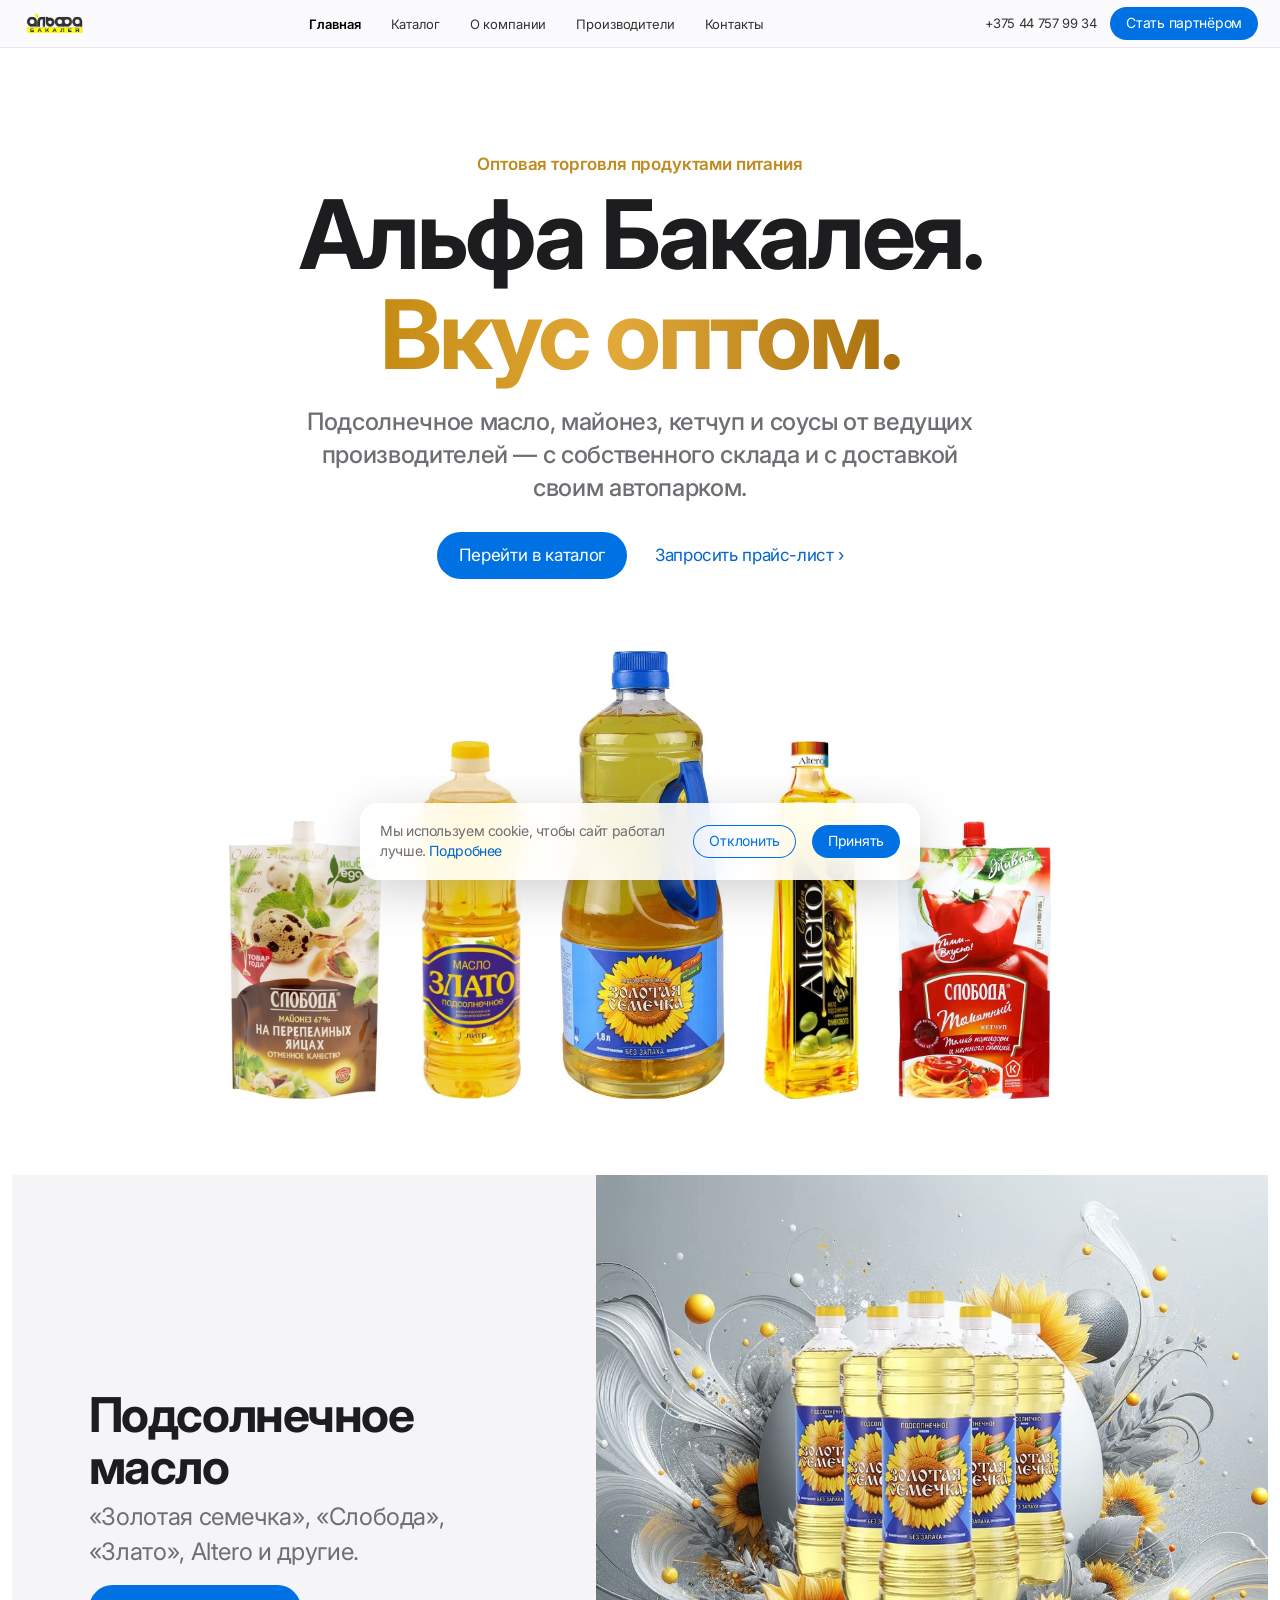
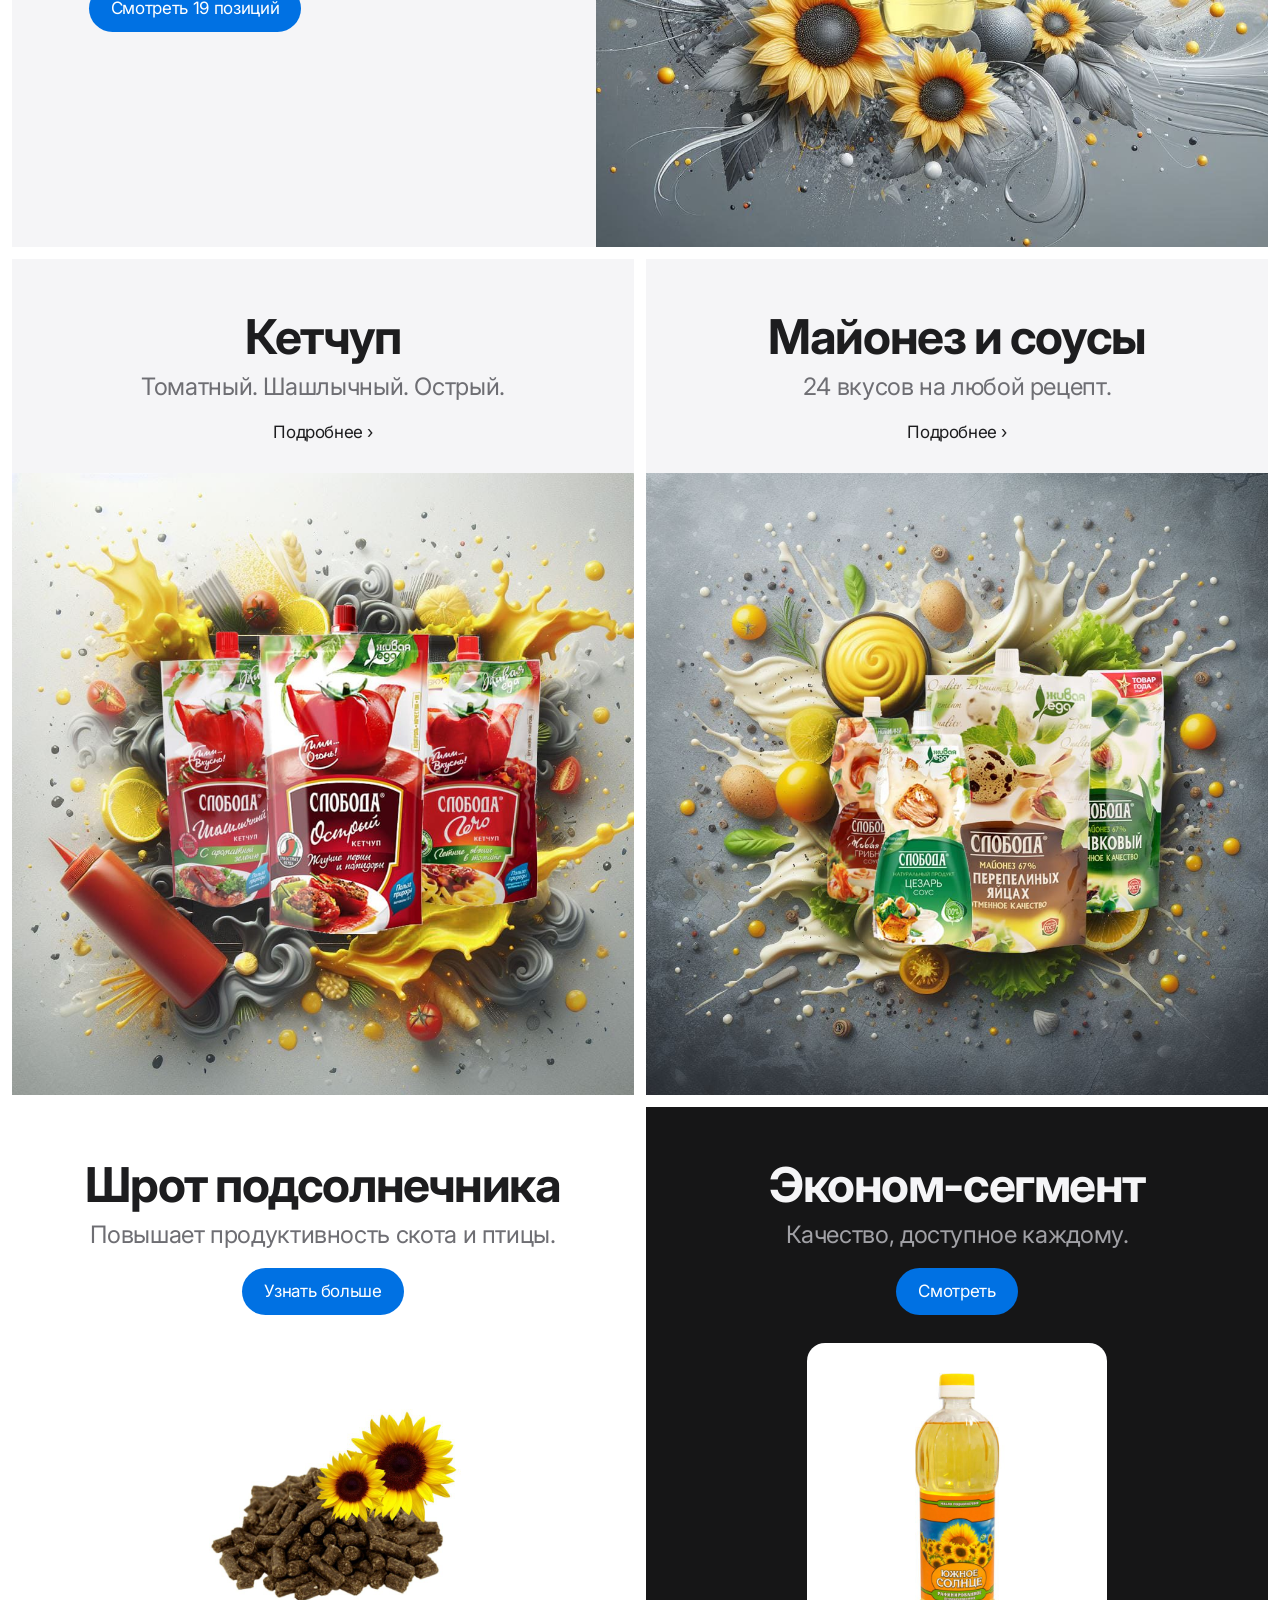
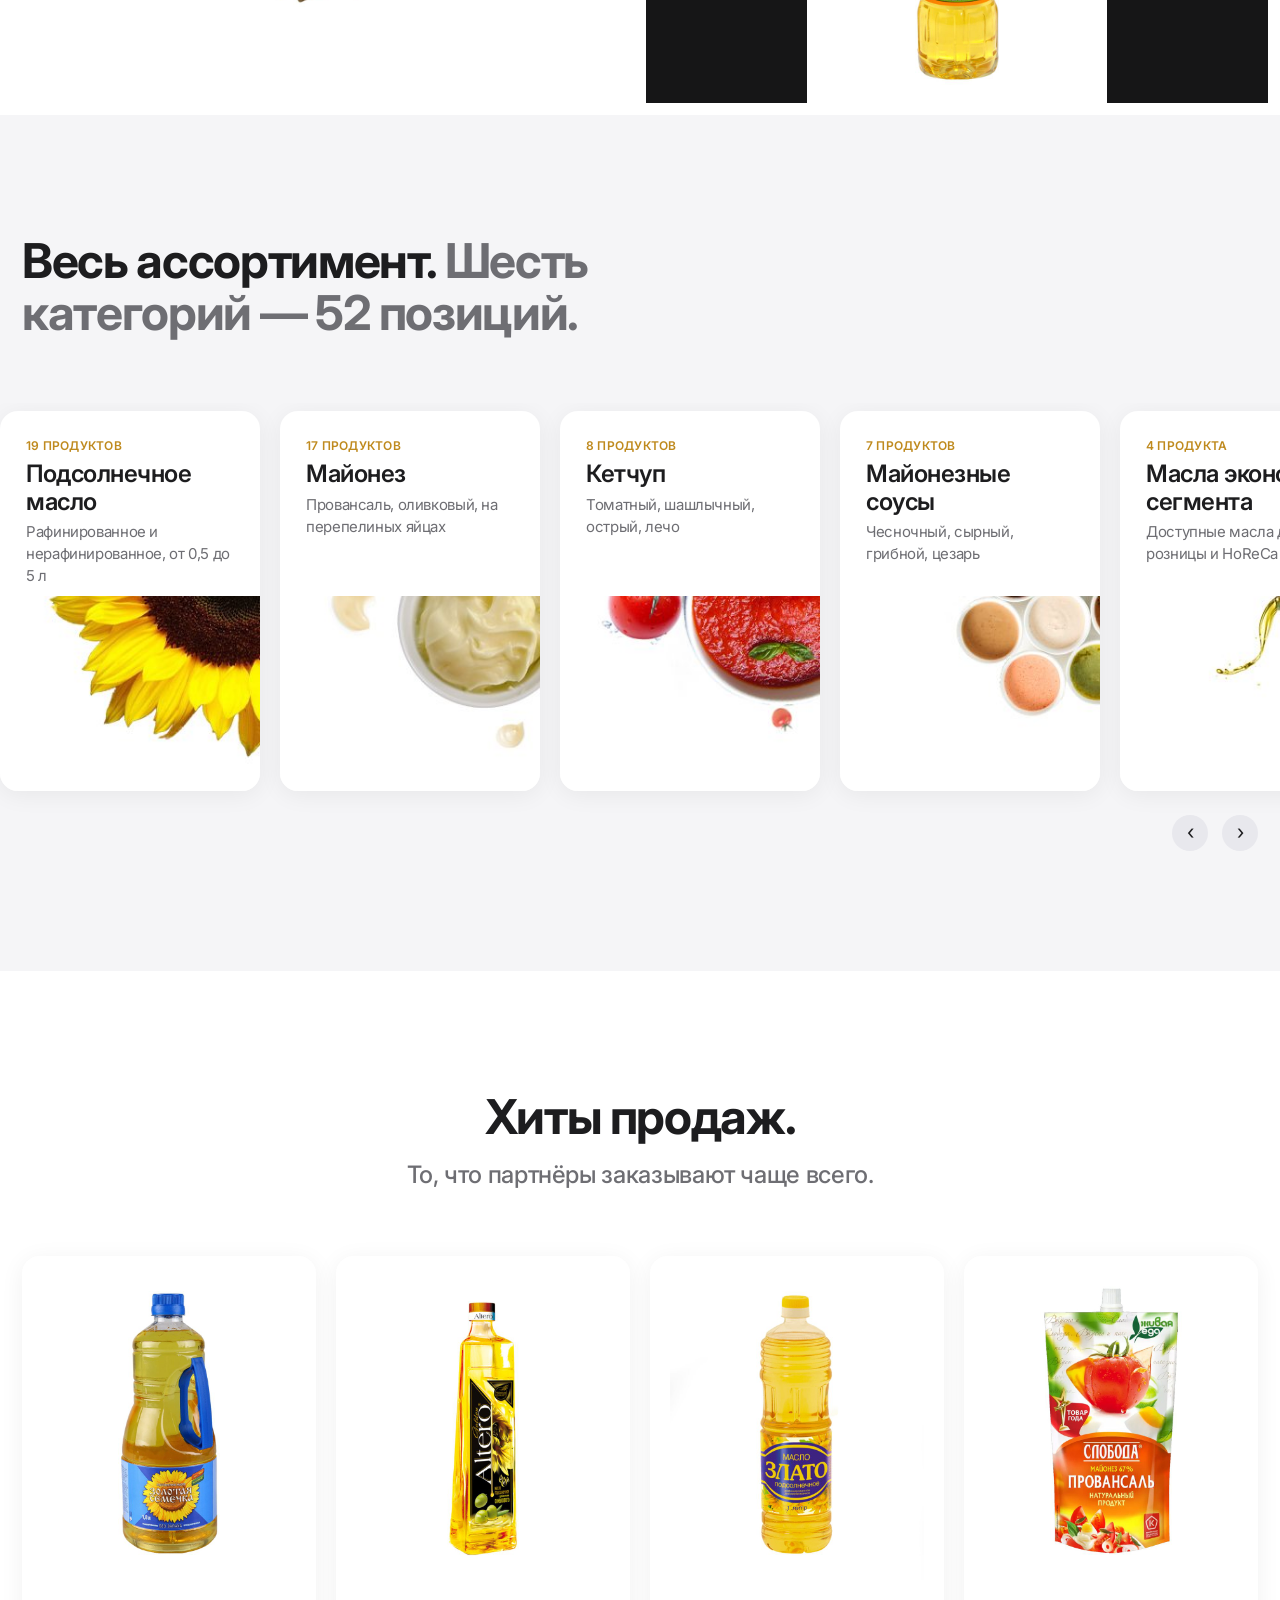
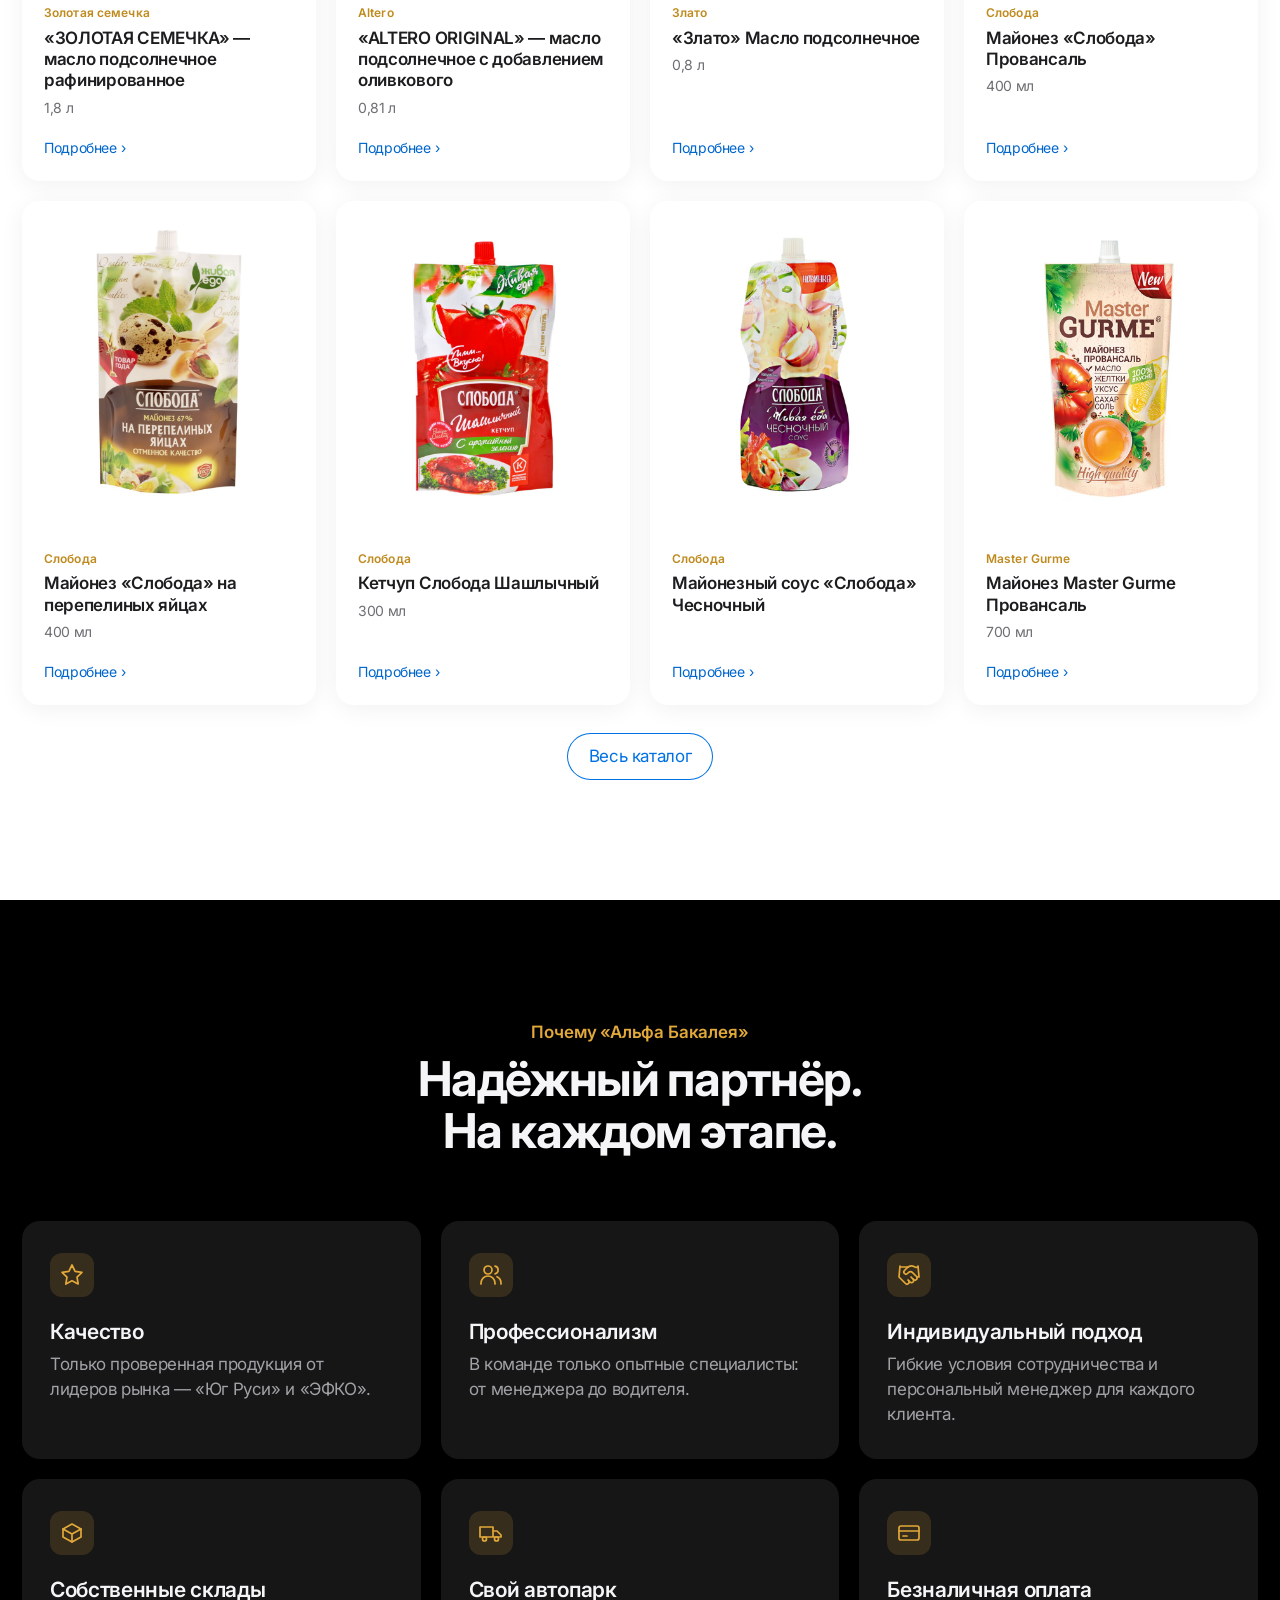
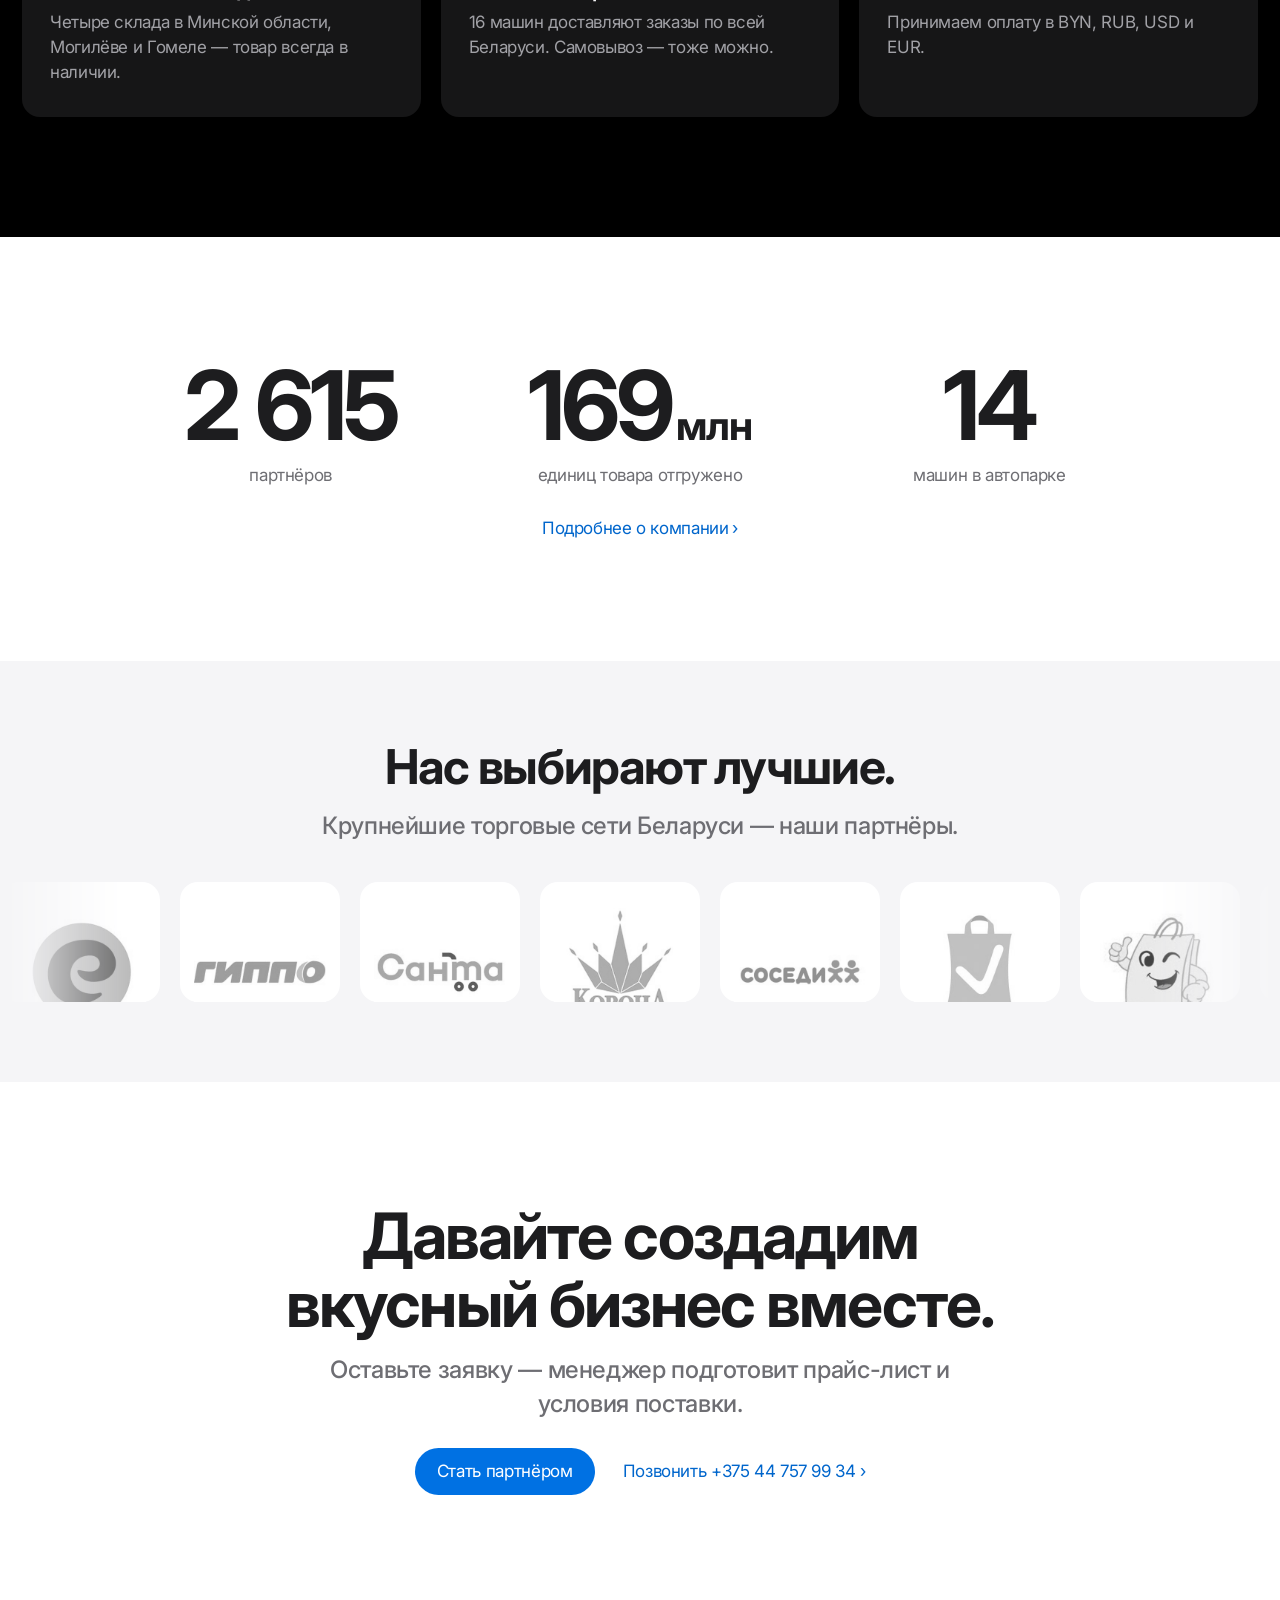
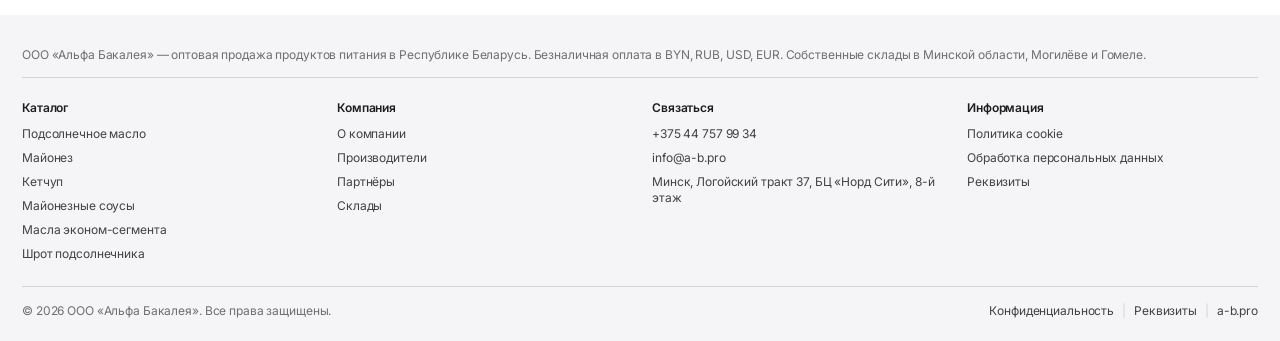
<file: index.html>
<!doctype html>
<html lang="ru" class="no-js">
<head>
<meta charset="utf-8">
<meta name="viewport" content="width=device-width, initial-scale=1, viewport-fit=cover">
<title>Альфа Бакалея — оптовая продажа продуктов питания</title>
<meta name="description" content="Альфа Бакалея — оптовая продажа подсолнечного масла, майонеза, кетчупа и соусов в Беларуси. Собственные склады и автопарк.">
<meta name="theme-color" content="#f5f5f7">
<meta property="og:type" content="website">
<meta property="og:title" content="Альфа Бакалея — оптовая продажа продуктов питания">
<meta property="og:description" content="Альфа Бакалея — оптовая продажа подсолнечного масла, майонеза, кетчупа и соусов в Беларуси. Собственные склады и автопарк.">
<meta property="og:image" content="assets/img/categories/about-oil.jpg">
<meta property="og:locale" content="ru_RU">
<link rel="icon" href="assets/img/brand/favicon-32.png" sizes="32x32">
<link rel="icon" href="assets/img/brand/icon-192.png" sizes="192x192">
<link rel="apple-touch-icon" href="assets/img/brand/apple-touch-icon.png">
<link rel="preconnect" href="https://fonts.googleapis.com">
<link rel="preconnect" href="https://fonts.gstatic.com" crossorigin>
<link href="https://fonts.googleapis.com/css2?family=Inter:wght@400;500;600;700&display=swap" rel="stylesheet">
<link rel="stylesheet" href="assets/css/style.css">
<script>document.documentElement.classList.remove('no-js')</script>
</head>
<body>
<a class="visually-hidden" href="#main">Перейти к содержимому</a>
<header class="nav" id="nav">
  <div class="wrap-wide nav-inner">
    <a class="nav-logo" href="index.html" aria-label="Альфа Бакалея — на главную"><img src="assets/img/brand/logo.png" alt="Альфа Бакалея" width="800" height="313"></a>
    <nav aria-label="Основное меню"><ul class="nav-links" id="nav-links"><li><a href="index.html" aria-current="page">Главная</a></li><li><a href="catalog.html">Каталог</a></li><li><a href="about.html">О компании</a></li><li><a href="distribution.html">Производители</a></li><li><a href="contacts.html">Контакты</a></li></ul></nav>
    <div class="nav-actions">
      <a class="nav-phone" href="tel:+375447579934">+375 44 757 99 34</a>
      <a class="btn btn-primary btn-sm" href="contacts.html#request">Стать партнёром</a>
      <button class="nav-toggle" id="nav-toggle" aria-label="Меню" aria-expanded="false" aria-controls="nav-links"><span></span><span></span></button>
    </div>
  </div>
</header>
<main id="main">

<section class="hero hero-home">
  <div class="wrap">
    <p class="eyebrow reveal">Оптовая торговля продуктами питания</p>
    <h1 class="h-hero reveal reveal-d1">Альфа Бакалея.<br><span class="gradient-text">Вкус оптом.</span></h1>
    <p class="lead reveal reveal-d2">Подсолнечное масло, майонез, кетчуп и соусы от ведущих производителей — с собственного склада и с доставкой своим автопарком.</p>
    <div class="cta-row reveal reveal-d3">
      <a class="btn btn-primary" href="catalog.html">Перейти в каталог</a>
      <a class="link-arrow" href="contacts.html#request">Запросить прайс-лист</a>
    </div>
  </div>
  <div class="hero-visual" aria-hidden="true"><img class="hv-s" src="assets/img/hero/15751.jpg" alt="" fetchpriority="auto"><img class="hv-m" src="assets/img/hero/15812.jpg" alt="" fetchpriority="auto"><img class="hv-c" src="assets/img/hero/15794.jpg" alt="" fetchpriority="high"><img class="hv-m" src="assets/img/hero/15847.jpg" alt="" fetchpriority="auto"><img class="hv-s" src="assets/img/hero/15679.jpg" alt="" fetchpriority="auto"></div>
</section>

<section class="tiles" aria-label="Основные направления">
  <a class="tile cover full" href="catalog.html#sunflower-oil">
    <img src="assets/img/categories/about-oil.jpg" alt="Подсолнечное масло «Золотая семечка»" loading="lazy">
    <div class="tile-copy">
      <h2 class="tile-title">Подсолнечное масло</h2>
      <p class="tile-sub">«Золотая семечка», «Слобода», «Злато», Altero и другие.</p>
      <div class="cta-row"><span class="btn btn-primary">Смотреть 19 позиций</span></div>
    </div>
  </a>
  <a class="tile cover" href="catalog.html#ketchup">
    <img src="assets/img/categories/about-ketchup.jpg" alt="Кетчупы «Слобода»" loading="lazy">
    <div class="tile-copy">
      <h2 class="tile-title">Кетчуп</h2>
      <p class="tile-sub">Томатный. Шашлычный. Острый.</p>
      <div class="cta-row"><span class="link-arrow">Подробнее</span></div>
    </div>
  </a>
  <a class="tile cover" href="catalog.html#mayonnaise">
    <img src="assets/img/categories/about-mayo.jpg" alt="Майонезы и соусы «Слобода»" loading="lazy">
    <div class="tile-copy">
      <h2 class="tile-title">Майонез и соусы</h2>
      <p class="tile-sub">24 вкусов на любой рецепт.</p>
      <div class="cta-row"><span class="link-arrow">Подробнее</span></div>
    </div>
  </a>
  <a class="tile white" href="catalog.html#shrot">
    <h2 class="tile-title">Шрот подсолнечника</h2>
    <p class="tile-sub">Повышает продуктивность скота и птицы.</p>
    <div class="cta-row"><span class="btn btn-primary">Узнать больше</span></div>
    <div class="tile-img"><img src="assets/img/products/15988.jpg" alt="Шрот подсолнечника" loading="lazy"></div>
  </a>
  <a class="tile dark" href="catalog.html#econom">
    <h2 class="tile-title">Эконом-сегмент</h2>
    <p class="tile-sub">Качество, доступное каждому.</p>
    <div class="cta-row"><span class="btn btn-primary">Смотреть</span></div>
    <div class="tile-img"><img src="assets/img/products/15824.jpg" alt="Масло «Южное солнце»" loading="lazy" style="mix-blend-mode:normal;border-radius:18px 18px 0 0"></div>
  </a>
</section>

<section class="section bg-alt">
  <div class="wrap-wide">
    <div class="section-head" style="text-align:left;margin-left:0">
      <h2 class="h2 reveal">Весь ассортимент. <span class="muted">Шесть категорий — 52 позиций.</span></h2>
    </div>
  </div>
  <div class="scroller" id="cat-scroller"><a class="cat-card" href="catalog.html#sunflower-oil">
  <div class="cc-text"><div class="cc-count">19 продуктов</div><div class="cc-title">Подсолнечное масло</div><p class="muted" style="font-size:15px;margin-top:6px">Рафинированное и нерафинированное, от 0,5 до 5 л</p></div>
  <div class="cc-img"><img src="assets/img/categories/sunflower-oil.jpg" alt="" loading="lazy" width="280" height="280"></div>
</a><a class="cat-card" href="catalog.html#mayonnaise">
  <div class="cc-text"><div class="cc-count">17 продуктов</div><div class="cc-title">Майонез</div><p class="muted" style="font-size:15px;margin-top:6px">Провансаль, оливковый, на перепелиных яйцах</p></div>
  <div class="cc-img"><img src="assets/img/categories/mayonnaise.jpg" alt="" loading="lazy" width="280" height="280"></div>
</a><a class="cat-card" href="catalog.html#ketchup">
  <div class="cc-text"><div class="cc-count">8 продуктов</div><div class="cc-title">Кетчуп</div><p class="muted" style="font-size:15px;margin-top:6px">Томатный, шашлычный, острый, лечо</p></div>
  <div class="cc-img"><img src="assets/img/categories/ketchup.jpg" alt="" loading="lazy" width="280" height="280"></div>
</a><a class="cat-card" href="catalog.html#mayonnaise-sauces">
  <div class="cc-text"><div class="cc-count">7 продуктов</div><div class="cc-title">Майонезные соусы</div><p class="muted" style="font-size:15px;margin-top:6px">Чесночный, сырный, грибной, цезарь</p></div>
  <div class="cc-img"><img src="assets/img/categories/mayonnaise-sauces.jpg" alt="" loading="lazy" width="280" height="280"></div>
</a><a class="cat-card" href="catalog.html#econom">
  <div class="cc-text"><div class="cc-count">4 продукта</div><div class="cc-title">Масла эконом-сегмента</div><p class="muted" style="font-size:15px;margin-top:6px">Доступные масла для розницы и HoReCa</p></div>
  <div class="cc-img"><img src="assets/img/categories/econom.jpg" alt="" loading="lazy" width="280" height="280"></div>
</a><a class="cat-card" href="catalog.html#shrot">
  <div class="cc-text"><div class="cc-count">1 продукт</div><div class="cc-title">Шрот подсолнечника</div><p class="muted" style="font-size:15px;margin-top:6px">Ценный кормовой продукт для животноводства</p></div>
  <div class="cc-img"><img src="assets/img/categories/shrot.jpg" alt="" loading="lazy" width="280" height="280"></div>
</a></div>
  <div class="wrap-wide scroller-nav">
    <button class="scroller-btn" data-scroll="cat-scroller" data-dir="-1" aria-label="Назад">‹</button>
    <button class="scroller-btn" data-scroll="cat-scroller" data-dir="1" aria-label="Вперёд">›</button>
  </div>
</section>

<section class="section">
  <div class="wrap-wide">
    <div class="section-head">
      <h2 class="h2 reveal">Хиты продаж.</h2>
      <p class="lead reveal reveal-d1">То, что партнёры заказывают чаще всего.</p>
    </div>
    <div class="products"><a class="product" href="catalog.html#p-15794" data-id="15794" data-cats="sunflower-oil" data-brand="Золотая семечка" data-search="«золотая семечка» — масло подсолнечное раф. 1.8л золотая семечка">
  <div class="product-media"><img src="assets/img/products/15794.jpg" alt="«ЗОЛОТАЯ СЕМЕЧКА» — масло подсолнечное раф. 1.8л" width="800" height="800" loading="lazy" decoding="async"></div>
  <div class="product-body">
    <span class="product-badge">Золотая семечка</span>
    <span class="product-name">«ЗОЛОТАЯ СЕМЕЧКА» — масло подсолнечное рафинированное</span>
    <span class="product-vol">1,8 л</span>
    <span class="product-foot"><span class="link-arrow">Подробнее</span></span>
  </div>
</a><a class="product" href="catalog.html#p-15847" data-id="15847" data-cats="sunflower-oil" data-brand="Altero" data-search="«altero original»- масло подсолн. с добавлением оливкового 0,81л altero">
  <div class="product-media"><img src="assets/img/products/15847.jpg" alt="«ALTERO ORIGINAL»- масло подсолн. с добавлением оливкового 0,81л" width="800" height="800" loading="lazy" decoding="async"></div>
  <div class="product-body">
    <span class="product-badge">Altero</span>
    <span class="product-name">«ALTERO ORIGINAL» — масло подсолнечное с добавлением оливкового</span>
    <span class="product-vol">0,81 л</span>
    <span class="product-foot"><span class="link-arrow">Подробнее</span></span>
  </div>
</a><a class="product" href="catalog.html#p-15812" data-id="15812" data-cats="sunflower-oil" data-brand="Злато" data-search="«злато» масло подсолнечное 0,8 л злато">
  <div class="product-media"><img src="assets/img/products/15812.jpg" alt="«Злато» Масло подсолнечное 0,8 л" width="800" height="800" loading="lazy" decoding="async"></div>
  <div class="product-body">
    <span class="product-badge">Злато</span>
    <span class="product-name">«Злато» Масло подсолнечное</span>
    <span class="product-vol">0,8 л</span>
    <span class="product-foot"><span class="link-arrow">Подробнее</span></span>
  </div>
</a><a class="product" href="catalog.html#p-15726" data-id="15726" data-cats="mayonnaise" data-brand="Слобода" data-search="майонез «слобода» провансаль 400 мл слобода">
  <div class="product-media"><img src="assets/img/products/15726.jpg" alt="Майонез «Слобода» Провансаль 400 мл" width="800" height="800" loading="lazy" decoding="async"></div>
  <div class="product-body">
    <span class="product-badge">Слобода</span>
    <span class="product-name">Майонез «Слобода» Провансаль</span>
    <span class="product-vol">400 мл</span>
    <span class="product-foot"><span class="link-arrow">Подробнее</span></span>
  </div>
</a><a class="product" href="catalog.html#p-15751" data-id="15751" data-cats="mayonnaise" data-brand="Слобода" data-search="майонез «слобода» на перепелиных яйцах 400 мл слобода">
  <div class="product-media"><img src="assets/img/products/15751.jpg" alt="Майонез «Слобода» на перепелиных яйцах 400 мл" width="800" height="800" loading="lazy" decoding="async"></div>
  <div class="product-body">
    <span class="product-badge">Слобода</span>
    <span class="product-name">Майонез «Слобода» на перепелиных яйцах</span>
    <span class="product-vol">400 мл</span>
    <span class="product-foot"><span class="link-arrow">Подробнее</span></span>
  </div>
</a><a class="product" href="catalog.html#p-15682" data-id="15682" data-cats="ketchup" data-brand="Слобода" data-search="кетчуп слобода шашлычный 300 мл слобода">
  <div class="product-media"><img src="assets/img/products/15682.jpg" alt="Кетчуп Слобода Шашлычный 300 мл" width="800" height="800" loading="lazy" decoding="async"></div>
  <div class="product-body">
    <span class="product-badge">Слобода</span>
    <span class="product-name">Кетчуп Слобода Шашлычный</span>
    <span class="product-vol">300 мл</span>
    <span class="product-foot"><span class="link-arrow">Подробнее</span></span>
  </div>
</a><a class="product" href="catalog.html#p-15708" data-id="15708" data-cats="mayonnaise-sauces" data-brand="Слобода" data-search="майонезный соус «слобода» чесночный слобода">
  <div class="product-media"><img src="assets/img/products/15708.jpg" alt="Майонезный соус «Слобода» Чесночный" width="800" height="800" loading="lazy" decoding="async"></div>
  <div class="product-body">
    <span class="product-badge">Слобода</span>
    <span class="product-name">Майонезный соус «Слобода» Чесночный</span>
    
    <span class="product-foot"><span class="link-arrow">Подробнее</span></span>
  </div>
</a><a class="product" href="catalog.html#p-15772" data-id="15772" data-cats="mayonnaise" data-brand="Master Gurme" data-search="майонез master gurme провансаль 700мл master gurme">
  <div class="product-media"><img src="assets/img/products/15772.jpg" alt="Майонез Master Gurme Провансаль 700мл" width="800" height="800" loading="lazy" decoding="async"></div>
  <div class="product-body">
    <span class="product-badge">Master Gurme</span>
    <span class="product-name">Майонез Master Gurme Провансаль</span>
    <span class="product-vol">700 мл</span>
    <span class="product-foot"><span class="link-arrow">Подробнее</span></span>
  </div>
</a></div>
    <div class="cta-row"><a class="btn btn-secondary" href="catalog.html">Весь каталог</a></div>
  </div>
</section>

<section class="section bg-dark">
  <div class="wrap-wide">
    <div class="section-head">
      <p class="eyebrow reveal" style="color:#e2a93a">Почему «Альфа Бакалея»</p>
      <h2 class="h2 reveal reveal-d1">Надёжный партнёр.<br>На каждом этапе.</h2>
    </div>
    <div class="features">
      <div class="feature reveal "><div class="feature-icon"><svg viewBox="0 0 24 24" fill="none" stroke="currentColor" stroke-width="1.7" stroke-linecap="round" stroke-linejoin="round"><path d="m12 2 3.1 6.3 6.9 1-5 4.9 1.2 6.8L12 17.8 5.8 21l1.2-6.8-5-4.9 6.9-1z"/></svg></div><h3>Качество</h3><p>Только проверенная продукция от лидеров рынка — «Юг Руси» и «ЭФКО».</p></div>
      <div class="feature reveal reveal-d1"><div class="feature-icon"><svg viewBox="0 0 24 24" fill="none" stroke="currentColor" stroke-width="1.7" stroke-linecap="round" stroke-linejoin="round"><circle cx="9" cy="7" r="4"/><path d="M2 21v-1a7 7 0 0 1 14 0v1M16 3.1a4 4 0 0 1 0 7.8M22 21v-1a7 7 0 0 0-4-6.3"/></svg></div><h3>Профессионализм</h3><p>В команде только опытные специалисты: от менеджера до водителя.</p></div>
      <div class="feature reveal reveal-d2"><div class="feature-icon"><svg viewBox="0 0 24 24" fill="none" stroke="currentColor" stroke-width="1.7" stroke-linecap="round" stroke-linejoin="round"><path d="m11 17 2 2a1 1 0 1 0 3-3"/><path d="m14 14 2.5 2.5a1 1 0 1 0 3-3l-3.9-3.9a3 3 0 0 0-4.2 0l-.9.9a1 1 0 1 1-3-3l2.8-2.8a5.8 5.8 0 0 1 7.1-.9l.5.3a2 2 0 0 0 1.4.3L21 4"/><path d="m21 3 1 11h-2M3 3 2 14l6.5 6.5a1 1 0 1 0 3-3M3 4h8"/></svg></div><h3>Индивидуальный подход</h3><p>Гибкие условия сотрудничества и персональный менеджер для каждого клиента.</p></div>
      <div class="feature reveal "><div class="feature-icon"><svg viewBox="0 0 24 24" fill="none" stroke="currentColor" stroke-width="1.7" stroke-linecap="round" stroke-linejoin="round"><path d="M21 8 12 3 3 8v8l9 5 9-5V8Z"/><path d="m3 8 9 5 9-5M12 13v8"/></svg></div><h3>Собственные склады</h3><p>Четыре склада в Минской области, Могилёве и Гомеле — товар всегда в наличии.</p></div>
      <div class="feature reveal reveal-d1"><div class="feature-icon"><svg viewBox="0 0 24 24" fill="none" stroke="currentColor" stroke-width="1.7" stroke-linecap="round" stroke-linejoin="round"><path d="M1 6h13v10H1zM14 10h4l4 4v2h-8"/><circle cx="5.5" cy="18" r="2"/><circle cx="17.5" cy="18" r="2"/></svg></div><h3>Свой автопарк</h3><p>16 машин доставляют заказы по всей Беларуси. Самовывоз — тоже можно.</p></div>
      <div class="feature reveal reveal-d2"><div class="feature-icon"><svg viewBox="0 0 24 24" fill="none" stroke="currentColor" stroke-width="1.7" stroke-linecap="round" stroke-linejoin="round"><rect x="2" y="5" width="20" height="14" rx="2"/><path d="M2 10h20M6 15h4"/></svg></div><h3>Безналичная оплата</h3><p>Принимаем оплату в BYN, RUB, USD и EUR.</p></div>
    </div>
  </div>
</section>

<section class="section">
  <div class="wrap">
    <div class="stats">
      <div class="reveal"><div class="stat-num" data-count="2979">2979</div><div class="stat-label">партнёров</div></div>
      <div class="reveal reveal-d1"><div class="stat-num"><span data-count="192">192</span><small>млн</small></div><div class="stat-label">единиц товара отгружено</div></div>
      <div class="reveal reveal-d2"><div class="stat-num" data-count="16">16</div><div class="stat-label">машин в автопарке</div></div>
    </div>
    <div class="cta-row"><a class="link-arrow" href="about.html">Подробнее о компании</a></div>
  </div>
</section>

<section class="section-tight bg-alt" id="partners">
  <div class="wrap section-head" style="margin-bottom:40px">
    <h2 class="h2 reveal">Нас выбирают лучшие.</h2>
    <p class="lead reveal reveal-d1">Крупнейшие торговые сети Беларуси — наши партнёры.</p>
  </div>
  <div class="marquee"><div class="marquee-track"><div class="partner"><img src="assets/img/partners/euroopt.jpg" alt="Euroopt" loading="lazy"></div><div class="partner"><img src="assets/img/partners/гиппо.jpg" alt="Гиппо" loading="lazy"></div><div class="partner"><img src="assets/img/partners/санта.jpg" alt="Санта" loading="lazy"></div><div class="partner"><img src="assets/img/partners/корона.jpg" alt="Корона" loading="lazy"></div><div class="partner"><img src="assets/img/partners/соседи.jpg" alt="Соседи" loading="lazy"></div><div class="partner"><img src="assets/img/partners/белмаркет.jpg" alt="Белмаркет" loading="lazy"></div><div class="partner"><img src="assets/img/partners/доброном.jpg" alt="Доброном" loading="lazy"></div><div class="partner"><img src="assets/img/partners/Юнистор.jpg" alt="Юнистор" loading="lazy"></div><div class="partner"><img src="assets/img/partners/алми.jpg" alt="Алми" loading="lazy"></div><div class="partner"><img src="assets/img/partners/бертал.jpg" alt="Бертал" loading="lazy"></div><div class="partner"><img src="assets/img/partners/грин.jpg" alt="Грин" loading="lazy"></div><div class="partner"><img src="assets/img/partners/два-гуся.jpg" alt="Два гуся" loading="lazy"></div><div class="partner"><img src="assets/img/partners/дионис.jpg" alt="Дионис" loading="lazy"></div><div class="partner"><img src="assets/img/partners/мартин.jpg" alt="Мартин" loading="lazy"></div><div class="partner"><img src="assets/img/partners/перекресток.jpg" alt="Перекресток" loading="lazy"></div><div class="partner"><img src="assets/img/partners/продтовары-1.jpg" alt="Продтовары" loading="lazy"></div><div class="partner"><img src="assets/img/partners/простор.jpg" alt="Простор" loading="lazy"></div><div class="partner"><img src="assets/img/partners/euroopt.jpg" aria-hidden="true" alt="Euroopt" loading="lazy"></div><div class="partner"><img src="assets/img/partners/гиппо.jpg" aria-hidden="true" alt="Гиппо" loading="lazy"></div><div class="partner"><img src="assets/img/partners/санта.jpg" aria-hidden="true" alt="Санта" loading="lazy"></div><div class="partner"><img src="assets/img/partners/корона.jpg" aria-hidden="true" alt="Корона" loading="lazy"></div><div class="partner"><img src="assets/img/partners/соседи.jpg" aria-hidden="true" alt="Соседи" loading="lazy"></div><div class="partner"><img src="assets/img/partners/белмаркет.jpg" aria-hidden="true" alt="Белмаркет" loading="lazy"></div><div class="partner"><img src="assets/img/partners/доброном.jpg" aria-hidden="true" alt="Доброном" loading="lazy"></div><div class="partner"><img src="assets/img/partners/Юнистор.jpg" aria-hidden="true" alt="Юнистор" loading="lazy"></div><div class="partner"><img src="assets/img/partners/алми.jpg" aria-hidden="true" alt="Алми" loading="lazy"></div><div class="partner"><img src="assets/img/partners/бертал.jpg" aria-hidden="true" alt="Бертал" loading="lazy"></div><div class="partner"><img src="assets/img/partners/грин.jpg" aria-hidden="true" alt="Грин" loading="lazy"></div><div class="partner"><img src="assets/img/partners/два-гуся.jpg" aria-hidden="true" alt="Два гуся" loading="lazy"></div><div class="partner"><img src="assets/img/partners/дионис.jpg" aria-hidden="true" alt="Дионис" loading="lazy"></div><div class="partner"><img src="assets/img/partners/мартин.jpg" aria-hidden="true" alt="Мартин" loading="lazy"></div><div class="partner"><img src="assets/img/partners/перекресток.jpg" aria-hidden="true" alt="Перекресток" loading="lazy"></div><div class="partner"><img src="assets/img/partners/продтовары-1.jpg" aria-hidden="true" alt="Продтовары" loading="lazy"></div><div class="partner"><img src="assets/img/partners/простор.jpg" aria-hidden="true" alt="Простор" loading="lazy"></div></div></div>
</section>

<section class="section cta-band">
  <div class="wrap">
    <h2 class="h1 reveal">Давайте создадим<br>вкусный бизнес вместе.</h2>
    <p class="lead reveal reveal-d1">Оставьте заявку — менеджер подготовит прайс-лист и условия поставки.</p>
    <div class="cta-row reveal reveal-d2">
      <a class="btn btn-primary" href="contacts.html#request">Стать партнёром</a>
      <a class="link-arrow" href="tel:+375447579934">Позвонить +375 44 757 99 34</a>
    </div>
  </div>
</section>

</main>
<footer class="footer">
  <div class="wrap-wide">
    <p class="footer-note">ООО «Альфа Бакалея» — оптовая продажа продуктов питания в Республике Беларусь. Безналичная оплата в BYN, RUB, USD, EUR. Собственные склады в Минской области, Могилёве и Гомеле.</p>
    <div class="footer-cols">
      <div><h4>Каталог</h4><ul><li><a href="catalog.html#sunflower-oil">Подсолнечное масло</a></li><li><a href="catalog.html#mayonnaise">Майонез</a></li><li><a href="catalog.html#ketchup">Кетчуп</a></li><li><a href="catalog.html#mayonnaise-sauces">Майонезные соусы</a></li><li><a href="catalog.html#econom">Масла эконом-сегмента</a></li><li><a href="catalog.html#shrot">Шрот подсолнечника</a></li></ul></div>
      <div><h4>Компания</h4><ul><li><a href="about.html">О компании</a></li><li><a href="distribution.html">Производители</a></li><li><a href="about.html#partners">Партнёры</a></li><li><a href="contacts.html#warehouses">Склады</a></li></ul></div>
      <div><h4>Связаться</h4><ul><li><a href="tel:+375447579934">+375 44 757 99 34</a></li><li><a href="mailto:info@a-b.pro">info@a-b.pro</a></li><li><a href="contacts.html">Минск, Логойский тракт 37, БЦ «Норд Сити», 8-й этаж</a></li></ul></div>
      <div><h4>Информация</h4><ul><li><a href="privacy.html">Политика cookie</a></li><li><a href="privacy.html#personal-data">Обработка персональных данных</a></li><li><a href="contacts.html#requisites">Реквизиты</a></li></ul></div>
    </div>
    <div class="footer-bottom">
      <span>© 2026 ООО «Альфа Бакалея». Все права защищены.</span>
      <ul><li><a href="privacy.html">Конфиденциальность</a></li><li><a href="contacts.html#requisites">Реквизиты</a></li><li><a href="https://a-b.pro/">a-b.pro</a></li></ul>
    </div>
  </div>
</footer>
<div class="cookie" id="cookie" role="dialog" aria-live="polite" aria-label="Уведомление о cookie">
  <p>Мы используем cookie, чтобы сайт работал лучше. <a href="privacy.html">Подробнее</a></p>
  <button class="btn btn-secondary btn-sm" data-cookie="decline">Отклонить</button>
  <button class="btn btn-primary btn-sm" data-cookie="accept">Принять</button>
</div>
<script src="assets/js/main.js" defer></script>

</body>
</html>
</file>
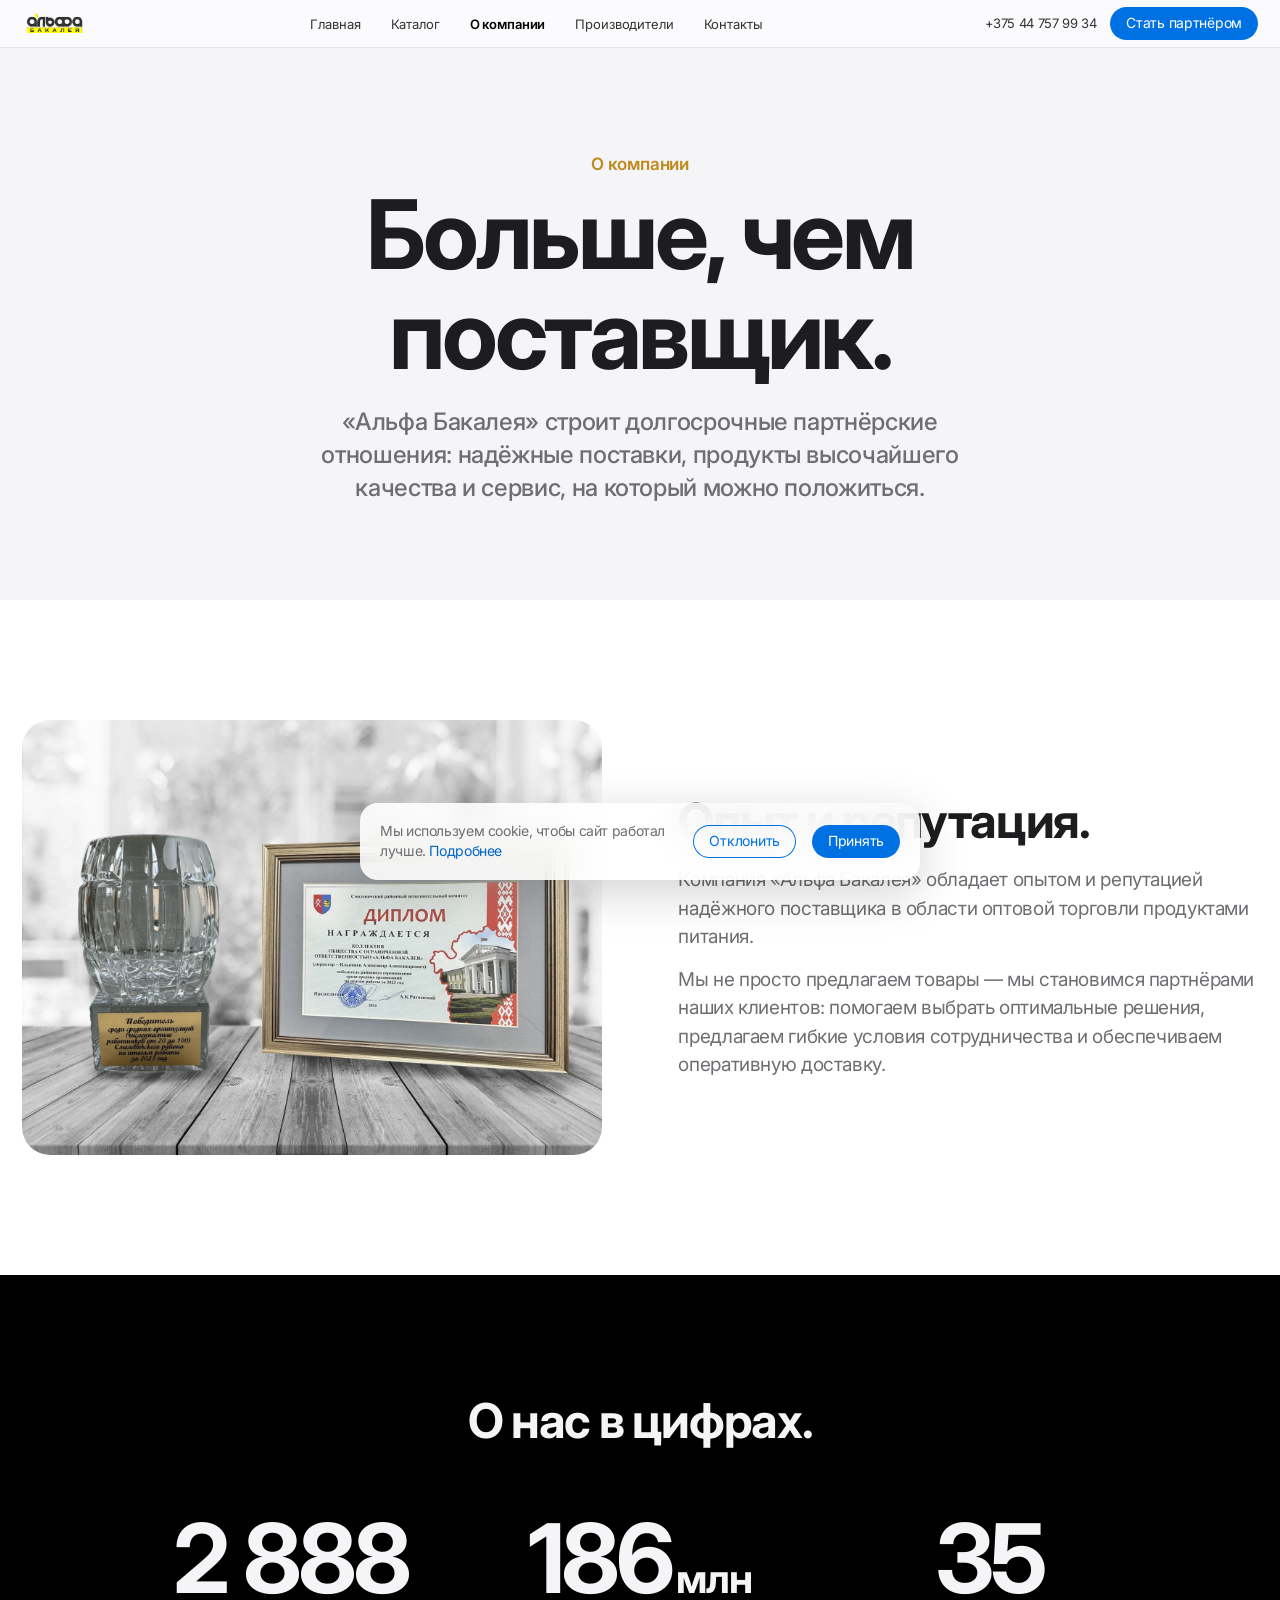
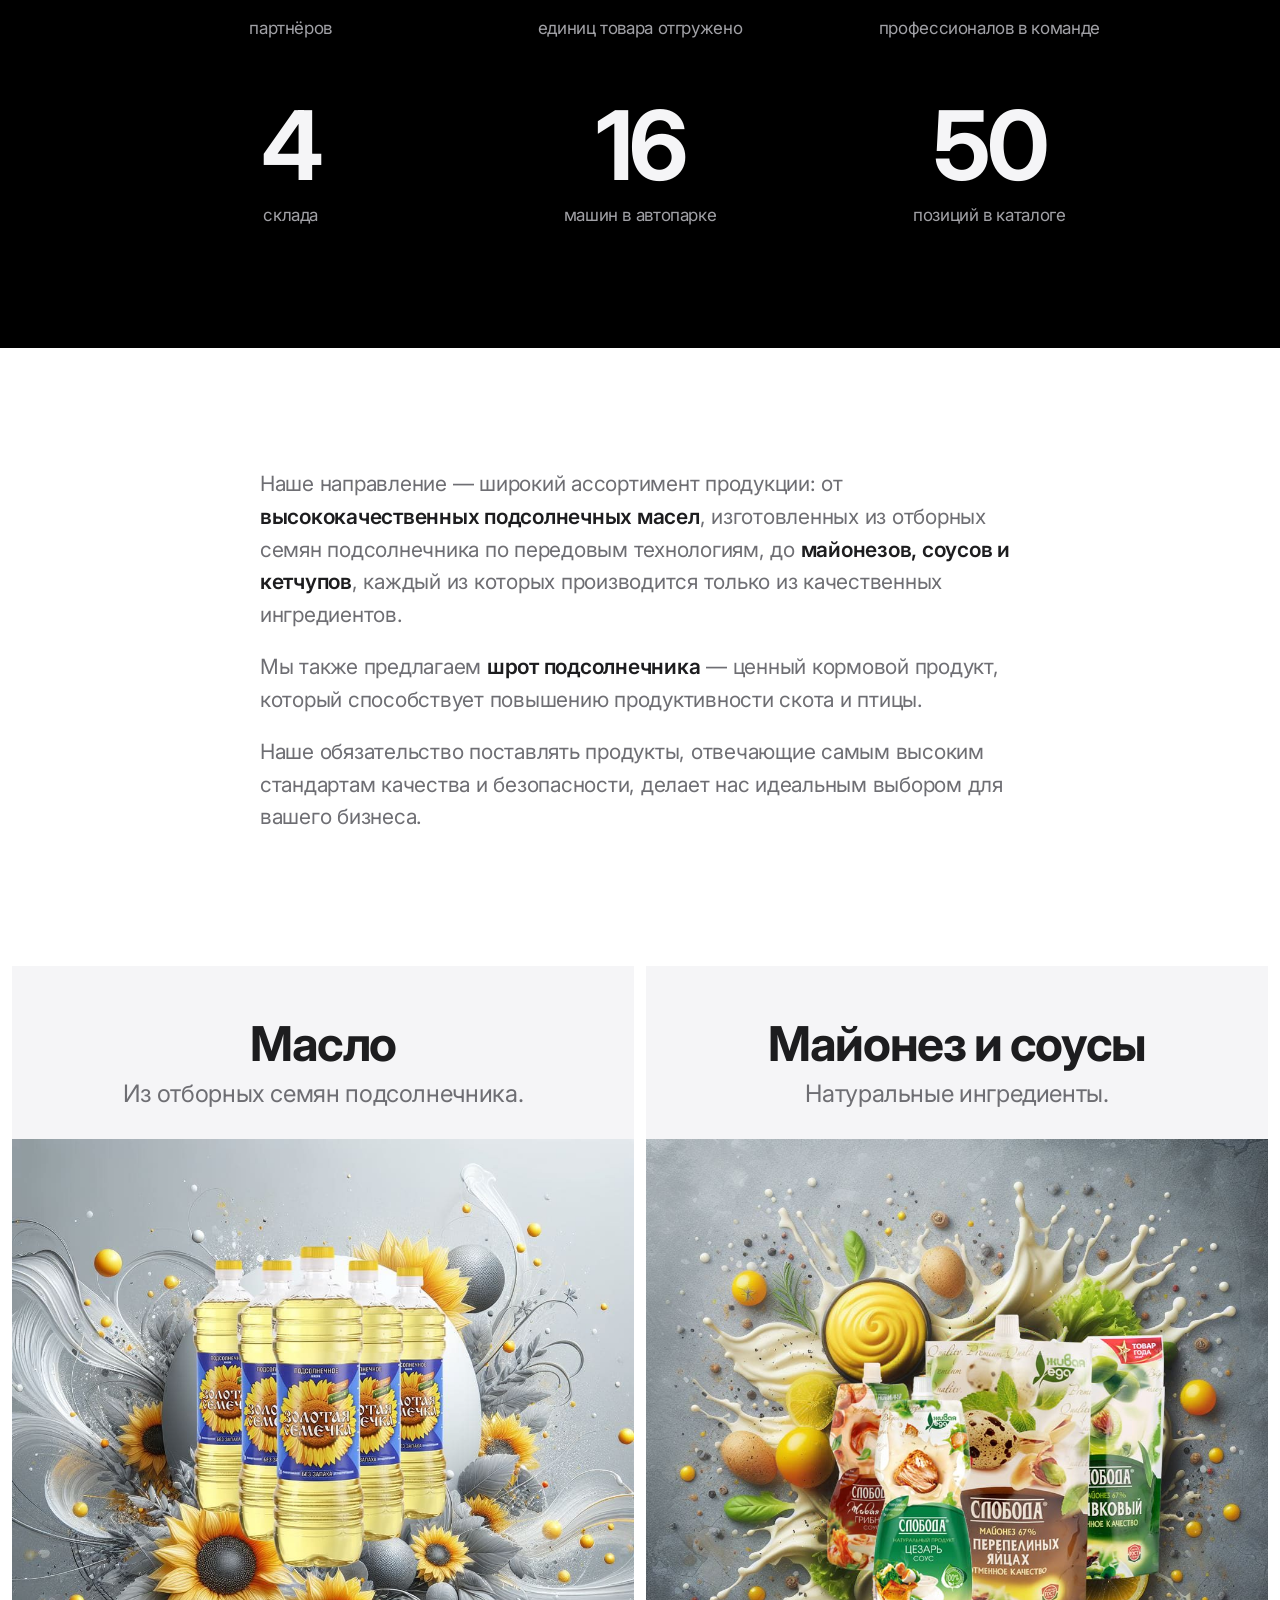
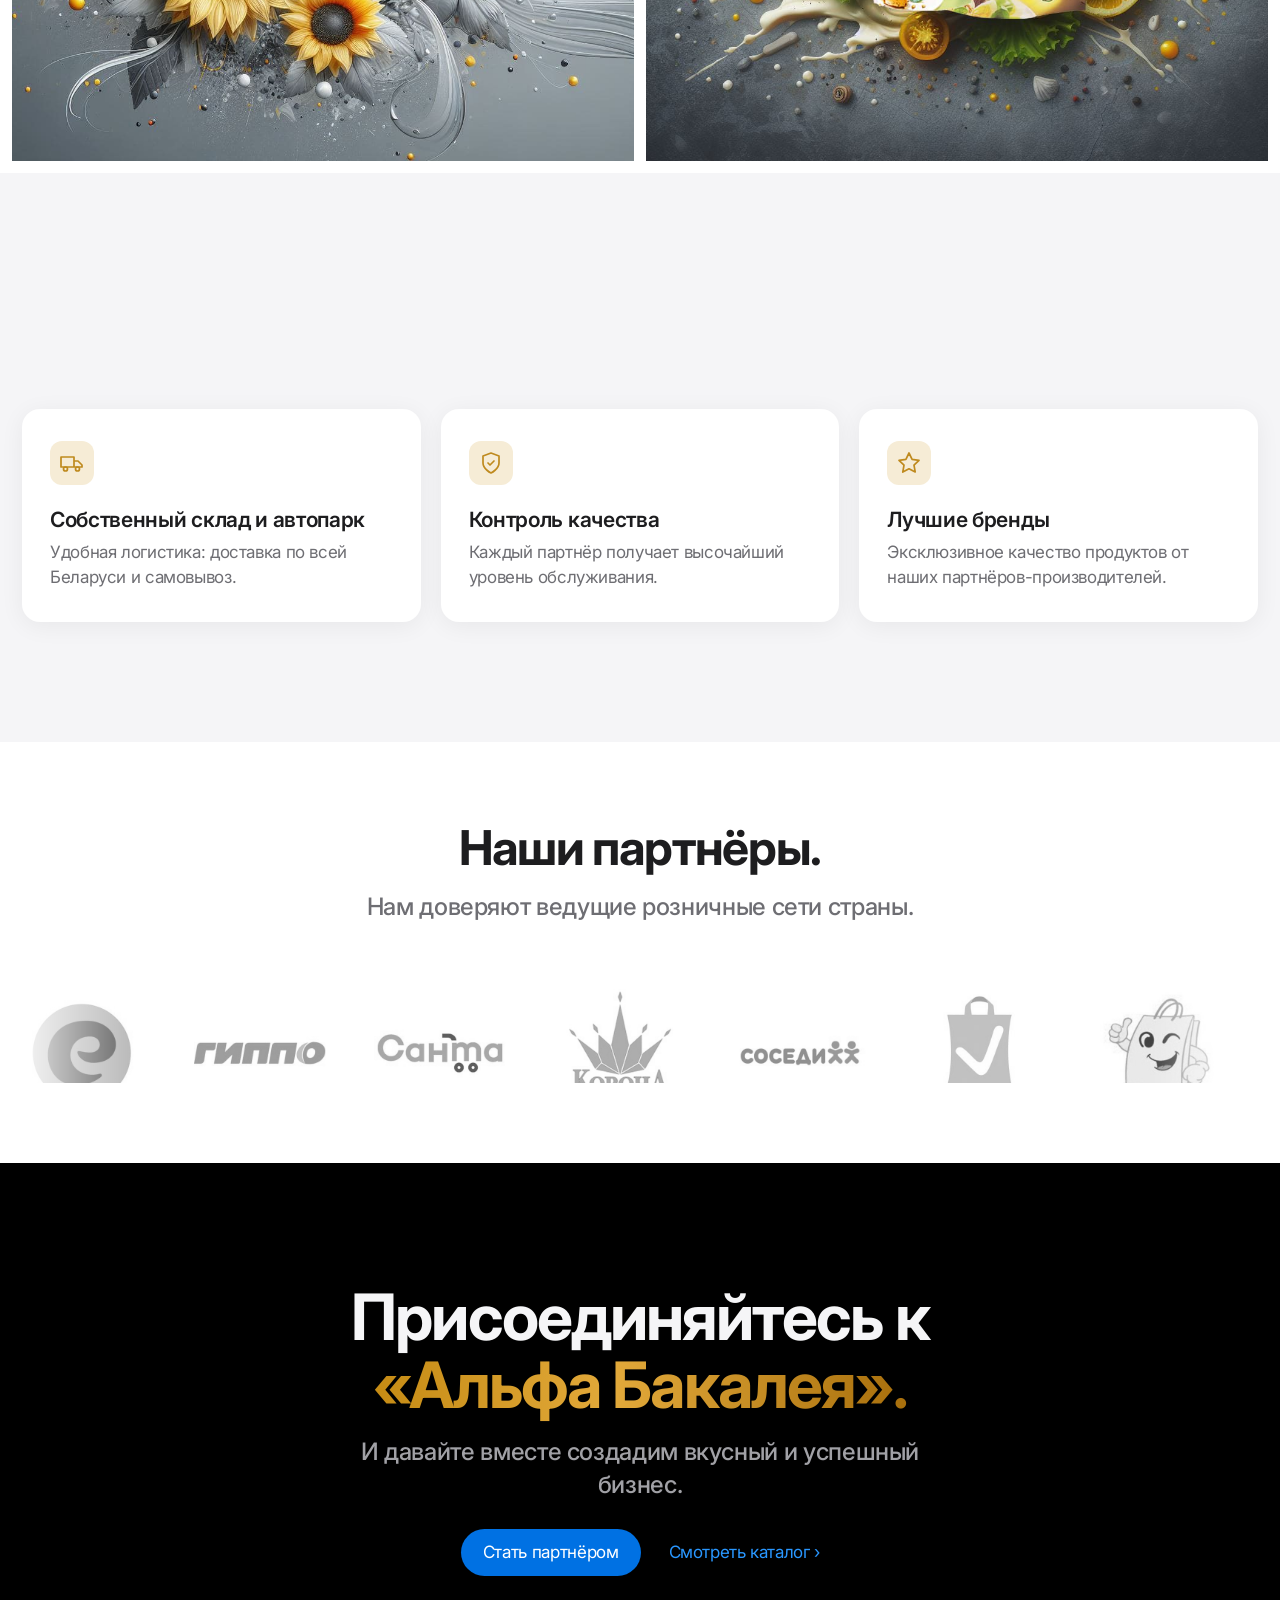
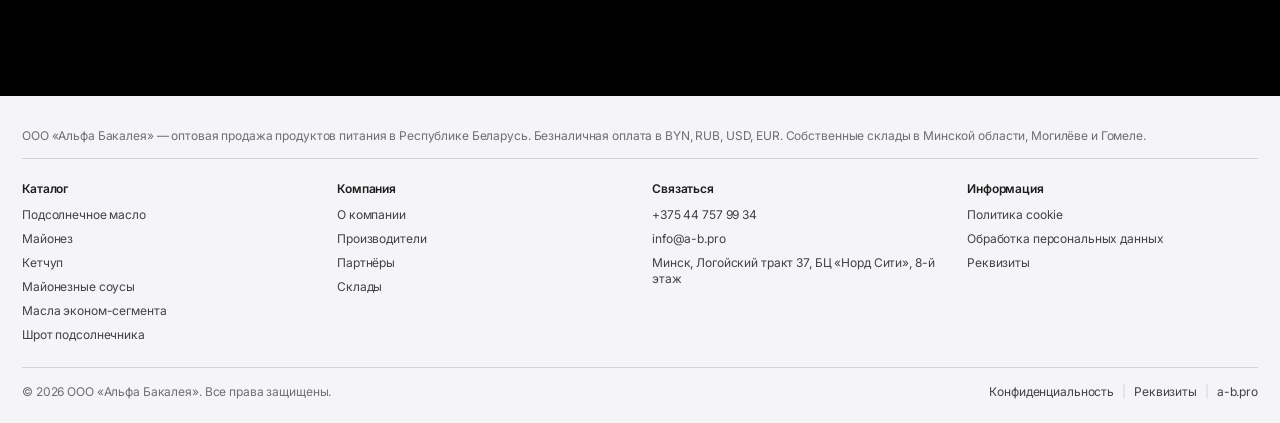
<file: about.html>
<!doctype html>
<html lang="ru" class="no-js">
<head>
<meta charset="utf-8">
<meta name="viewport" content="width=device-width, initial-scale=1, viewport-fit=cover">
<title>О компании — Альфа Бакалея</title>
<meta name="description" content="«Альфа Бакалея» — надёжный партнёр в оптовой продаже продуктов питания: 2979 партнёров, 4 склада, 16 машин.">
<meta name="theme-color" content="#f5f5f7">
<meta property="og:type" content="website">
<meta property="og:title" content="О компании — Альфа Бакалея">
<meta property="og:description" content="«Альфа Бакалея» — надёжный партнёр в оптовой продаже продуктов питания: 2979 партнёров, 4 склада, 16 машин.">
<meta property="og:image" content="assets/img/categories/about-oil.jpg">
<meta property="og:locale" content="ru_RU">
<link rel="icon" href="assets/img/brand/favicon-32.png" sizes="32x32">
<link rel="icon" href="assets/img/brand/icon-192.png" sizes="192x192">
<link rel="apple-touch-icon" href="assets/img/brand/apple-touch-icon.png">
<link rel="preconnect" href="https://fonts.googleapis.com">
<link rel="preconnect" href="https://fonts.gstatic.com" crossorigin>
<link href="https://fonts.googleapis.com/css2?family=Inter:wght@400;500;600;700&display=swap" rel="stylesheet">
<link rel="stylesheet" href="assets/css/style.css">
<script>document.documentElement.classList.remove('no-js')</script>
</head>
<body>
<a class="visually-hidden" href="#main">Перейти к содержимому</a>
<header class="nav" id="nav">
  <div class="wrap-wide nav-inner">
    <a class="nav-logo" href="index.html" aria-label="Альфа Бакалея — на главную"><img src="assets/img/brand/logo.png" alt="Альфа Бакалея" width="800" height="313"></a>
    <nav aria-label="Основное меню"><ul class="nav-links" id="nav-links"><li><a href="index.html">Главная</a></li><li><a href="catalog.html">Каталог</a></li><li><a href="about.html" aria-current="page">О компании</a></li><li><a href="distribution.html">Производители</a></li><li><a href="contacts.html">Контакты</a></li></ul></nav>
    <div class="nav-actions">
      <a class="nav-phone" href="tel:+375447579934">+375 44 757 99 34</a>
      <a class="btn btn-primary btn-sm" href="contacts.html#request">Стать партнёром</a>
      <button class="nav-toggle" id="nav-toggle" aria-label="Меню" aria-expanded="false" aria-controls="nav-links"><span></span><span></span></button>
    </div>
  </div>
</header>
<main id="main">

<section class="hero" style="padding-bottom:clamp(56px,8vw,96px)">
  <div class="wrap">
    <p class="eyebrow reveal">О компании</p>
    <h1 class="h-hero reveal reveal-d1">Больше, чем<br>поставщик.</h1>
    <p class="lead reveal reveal-d2">«Альфа Бакалея» строит долгосрочные партнёрские отношения: надёжные поставки, продукты высочайшего качества и сервис, на который можно положиться.</p>
  </div>
</section>

<section class="section">
  <div class="wrap-wide split">
    <div class="split-media reveal"><img src="assets/img/categories/hero.jpg" alt="Диплом и награда компании «Альфа Бакалея»" loading="lazy"></div>
    <div class="split-copy reveal reveal-d1">
      <h2 class="h2">Опыт и репутация.</h2>
      <p>Компания «Альфа Бакалея» обладает опытом и репутацией надёжного поставщика в области оптовой торговли продуктами питания.</p>
      <p>Мы не просто предлагаем товары — мы становимся партнёрами наших клиентов: помогаем выбрать оптимальные решения, предлагаем гибкие условия сотрудничества и обеспечиваем оперативную доставку.</p>
    </div>
  </div>
</section>

<section class="section bg-dark">
  <div class="wrap">
    <div class="section-head"><h2 class="h2 reveal">О нас в цифрах.</h2></div>
    <div class="stats">
      <div class="reveal"><div class="stat-num" data-count="2979">2979</div><div class="stat-label">партнёров</div></div>
      <div class="reveal reveal-d1"><div class="stat-num"><span data-count="192">192</span><small>млн</small></div><div class="stat-label">единиц товара отгружено</div></div>
      <div class="reveal reveal-d2"><div class="stat-num" data-count="36">36</div><div class="stat-label">профессионалов в команде</div></div>
      <div class="reveal"><div class="stat-num" data-count="4">4</div><div class="stat-label">склада</div></div>
      <div class="reveal reveal-d1"><div class="stat-num" data-count="16">16</div><div class="stat-label">машин в автопарке</div></div>
      <div class="reveal reveal-d2"><div class="stat-num" data-count="52">52</div><div class="stat-label">позиций в каталоге</div></div>
    </div>
  </div>
</section>

<section class="section">
  <div class="wrap prose">
    <p class="reveal">Наше направление — широкий ассортимент продукции: от <strong>высококачественных подсолнечных масел</strong>, изготовленных из отборных семян подсолнечника по передовым технологиям, до <strong>майонезов, соусов и кетчупов</strong>, каждый из которых производится только из качественных ингредиентов.</p>
    <p class="reveal">Мы также предлагаем <strong>шрот подсолнечника</strong> — ценный кормовой продукт, который способствует повышению продуктивности скота и птицы.</p>
    <p class="reveal">Наше обязательство поставлять продукты, отвечающие самым высоким стандартам качества и безопасности, делает нас идеальным выбором для вашего бизнеса.</p>
  </div>
</section>

<section class="tiles" aria-label="Продукция">
  <a class="tile cover" href="catalog.html#sunflower-oil"><img src="assets/img/categories/about-oil.jpg" alt="" loading="lazy"><div class="tile-copy"><h2 class="tile-title">Масло</h2><p class="tile-sub">Из отборных семян подсолнечника.</p></div></a>
  <a class="tile cover" href="catalog.html#mayonnaise"><img src="assets/img/categories/about-mayo.jpg" alt="" loading="lazy"><div class="tile-copy"><h2 class="tile-title">Майонез и соусы</h2><p class="tile-sub">Натуральные ингредиенты.</p></div></a>
</section>

<section class="section bg-alt">
  <div class="wrap-wide">
    <div class="section-head"><h2 class="h2 reveal">Что мы гарантируем.</h2></div>
    <div class="features">
      <div class="feature reveal "><div class="feature-icon"><svg viewBox="0 0 24 24" fill="none" stroke="currentColor" stroke-width="1.7" stroke-linecap="round" stroke-linejoin="round"><path d="M1 6h13v10H1zM14 10h4l4 4v2h-8"/><circle cx="5.5" cy="18" r="2"/><circle cx="17.5" cy="18" r="2"/></svg></div><h3>Собственный склад и автопарк</h3><p>Удобная логистика: доставка по всей Беларуси и самовывоз.</p></div>
      <div class="feature reveal reveal-d1"><div class="feature-icon"><svg viewBox="0 0 24 24" fill="none" stroke="currentColor" stroke-width="1.7" stroke-linecap="round" stroke-linejoin="round"><path d="M12 22s8-4 8-10V5l-8-3-8 3v7c0 6 8 10 8 10Z"/><path d="m9 12 2 2 4-4"/></svg></div><h3>Контроль качества</h3><p>Каждый партнёр получает высочайший уровень обслуживания.</p></div>
      <div class="feature reveal reveal-d2"><div class="feature-icon"><svg viewBox="0 0 24 24" fill="none" stroke="currentColor" stroke-width="1.7" stroke-linecap="round" stroke-linejoin="round"><path d="m12 2 3.1 6.3 6.9 1-5 4.9 1.2 6.8L12 17.8 5.8 21l1.2-6.8-5-4.9 6.9-1z"/></svg></div><h3>Лучшие бренды</h3><p>Эксклюзивное качество продуктов от наших партнёров-производителей.</p></div>
    </div>
  </div>
</section>

<section class="section-tight" id="partners">
  <div class="wrap section-head" style="margin-bottom:40px">
    <h2 class="h2 reveal">Наши партнёры.</h2>
    <p class="lead reveal reveal-d1">Нам доверяют ведущие розничные сети страны.</p>
  </div>
  <div class="marquee"><div class="marquee-track"><div class="partner"><img src="assets/img/partners/euroopt.jpg" alt="Euroopt" loading="lazy"></div><div class="partner"><img src="assets/img/partners/гиппо.jpg" alt="Гиппо" loading="lazy"></div><div class="partner"><img src="assets/img/partners/санта.jpg" alt="Санта" loading="lazy"></div><div class="partner"><img src="assets/img/partners/корона.jpg" alt="Корона" loading="lazy"></div><div class="partner"><img src="assets/img/partners/соседи.jpg" alt="Соседи" loading="lazy"></div><div class="partner"><img src="assets/img/partners/белмаркет.jpg" alt="Белмаркет" loading="lazy"></div><div class="partner"><img src="assets/img/partners/доброном.jpg" alt="Доброном" loading="lazy"></div><div class="partner"><img src="assets/img/partners/Юнистор.jpg" alt="Юнистор" loading="lazy"></div><div class="partner"><img src="assets/img/partners/алми.jpg" alt="Алми" loading="lazy"></div><div class="partner"><img src="assets/img/partners/бертал.jpg" alt="Бертал" loading="lazy"></div><div class="partner"><img src="assets/img/partners/грин.jpg" alt="Грин" loading="lazy"></div><div class="partner"><img src="assets/img/partners/два-гуся.jpg" alt="Два гуся" loading="lazy"></div><div class="partner"><img src="assets/img/partners/дионис.jpg" alt="Дионис" loading="lazy"></div><div class="partner"><img src="assets/img/partners/мартин.jpg" alt="Мартин" loading="lazy"></div><div class="partner"><img src="assets/img/partners/перекресток.jpg" alt="Перекресток" loading="lazy"></div><div class="partner"><img src="assets/img/partners/продтовары-1.jpg" alt="Продтовары" loading="lazy"></div><div class="partner"><img src="assets/img/partners/простор.jpg" alt="Простор" loading="lazy"></div><div class="partner"><img src="assets/img/partners/euroopt.jpg" aria-hidden="true" alt="Euroopt" loading="lazy"></div><div class="partner"><img src="assets/img/partners/гиппо.jpg" aria-hidden="true" alt="Гиппо" loading="lazy"></div><div class="partner"><img src="assets/img/partners/санта.jpg" aria-hidden="true" alt="Санта" loading="lazy"></div><div class="partner"><img src="assets/img/partners/корона.jpg" aria-hidden="true" alt="Корона" loading="lazy"></div><div class="partner"><img src="assets/img/partners/соседи.jpg" aria-hidden="true" alt="Соседи" loading="lazy"></div><div class="partner"><img src="assets/img/partners/белмаркет.jpg" aria-hidden="true" alt="Белмаркет" loading="lazy"></div><div class="partner"><img src="assets/img/partners/доброном.jpg" aria-hidden="true" alt="Доброном" loading="lazy"></div><div class="partner"><img src="assets/img/partners/Юнистор.jpg" aria-hidden="true" alt="Юнистор" loading="lazy"></div><div class="partner"><img src="assets/img/partners/алми.jpg" aria-hidden="true" alt="Алми" loading="lazy"></div><div class="partner"><img src="assets/img/partners/бертал.jpg" aria-hidden="true" alt="Бертал" loading="lazy"></div><div class="partner"><img src="assets/img/partners/грин.jpg" aria-hidden="true" alt="Грин" loading="lazy"></div><div class="partner"><img src="assets/img/partners/два-гуся.jpg" aria-hidden="true" alt="Два гуся" loading="lazy"></div><div class="partner"><img src="assets/img/partners/дионис.jpg" aria-hidden="true" alt="Дионис" loading="lazy"></div><div class="partner"><img src="assets/img/partners/мартин.jpg" aria-hidden="true" alt="Мартин" loading="lazy"></div><div class="partner"><img src="assets/img/partners/перекресток.jpg" aria-hidden="true" alt="Перекресток" loading="lazy"></div><div class="partner"><img src="assets/img/partners/продтовары-1.jpg" aria-hidden="true" alt="Продтовары" loading="lazy"></div><div class="partner"><img src="assets/img/partners/простор.jpg" aria-hidden="true" alt="Простор" loading="lazy"></div></div></div>
</section>

<section class="section bg-dark cta-band">
  <div class="wrap">
    <h2 class="h1 reveal">Присоединяйтесь к<br><span class="gradient-text">«Альфа Бакалея».</span></h2>
    <p class="lead reveal reveal-d1">И давайте вместе создадим вкусный и успешный бизнес.</p>
    <div class="cta-row reveal reveal-d2"><a class="btn btn-primary" href="contacts.html#request">Стать партнёром</a><a class="link-arrow" href="catalog.html">Смотреть каталог</a></div>
  </div>
</section>

</main>
<footer class="footer">
  <div class="wrap-wide">
    <p class="footer-note">ООО «Альфа Бакалея» — оптовая продажа продуктов питания в Республике Беларусь. Безналичная оплата в BYN, RUB, USD, EUR. Собственные склады в Минской области, Могилёве и Гомеле.</p>
    <div class="footer-cols">
      <div><h4>Каталог</h4><ul><li><a href="catalog.html#sunflower-oil">Подсолнечное масло</a></li><li><a href="catalog.html#mayonnaise">Майонез</a></li><li><a href="catalog.html#ketchup">Кетчуп</a></li><li><a href="catalog.html#mayonnaise-sauces">Майонезные соусы</a></li><li><a href="catalog.html#econom">Масла эконом-сегмента</a></li><li><a href="catalog.html#shrot">Шрот подсолнечника</a></li></ul></div>
      <div><h4>Компания</h4><ul><li><a href="about.html">О компании</a></li><li><a href="distribution.html">Производители</a></li><li><a href="about.html#partners">Партнёры</a></li><li><a href="contacts.html#warehouses">Склады</a></li></ul></div>
      <div><h4>Связаться</h4><ul><li><a href="tel:+375447579934">+375 44 757 99 34</a></li><li><a href="mailto:info@a-b.pro">info@a-b.pro</a></li><li><a href="contacts.html">Минск, Логойский тракт 37, БЦ «Норд Сити», 8-й этаж</a></li></ul></div>
      <div><h4>Информация</h4><ul><li><a href="privacy.html">Политика cookie</a></li><li><a href="privacy.html#personal-data">Обработка персональных данных</a></li><li><a href="contacts.html#requisites">Реквизиты</a></li></ul></div>
    </div>
    <div class="footer-bottom">
      <span>© 2026 ООО «Альфа Бакалея». Все права защищены.</span>
      <ul><li><a href="privacy.html">Конфиденциальность</a></li><li><a href="contacts.html#requisites">Реквизиты</a></li><li><a href="https://a-b.pro/">a-b.pro</a></li></ul>
    </div>
  </div>
</footer>
<div class="cookie" id="cookie" role="dialog" aria-live="polite" aria-label="Уведомление о cookie">
  <p>Мы используем cookie, чтобы сайт работал лучше. <a href="privacy.html">Подробнее</a></p>
  <button class="btn btn-secondary btn-sm" data-cookie="decline">Отклонить</button>
  <button class="btn btn-primary btn-sm" data-cookie="accept">Принять</button>
</div>
<script src="assets/js/main.js" defer></script>

</body>
</html>
</file>
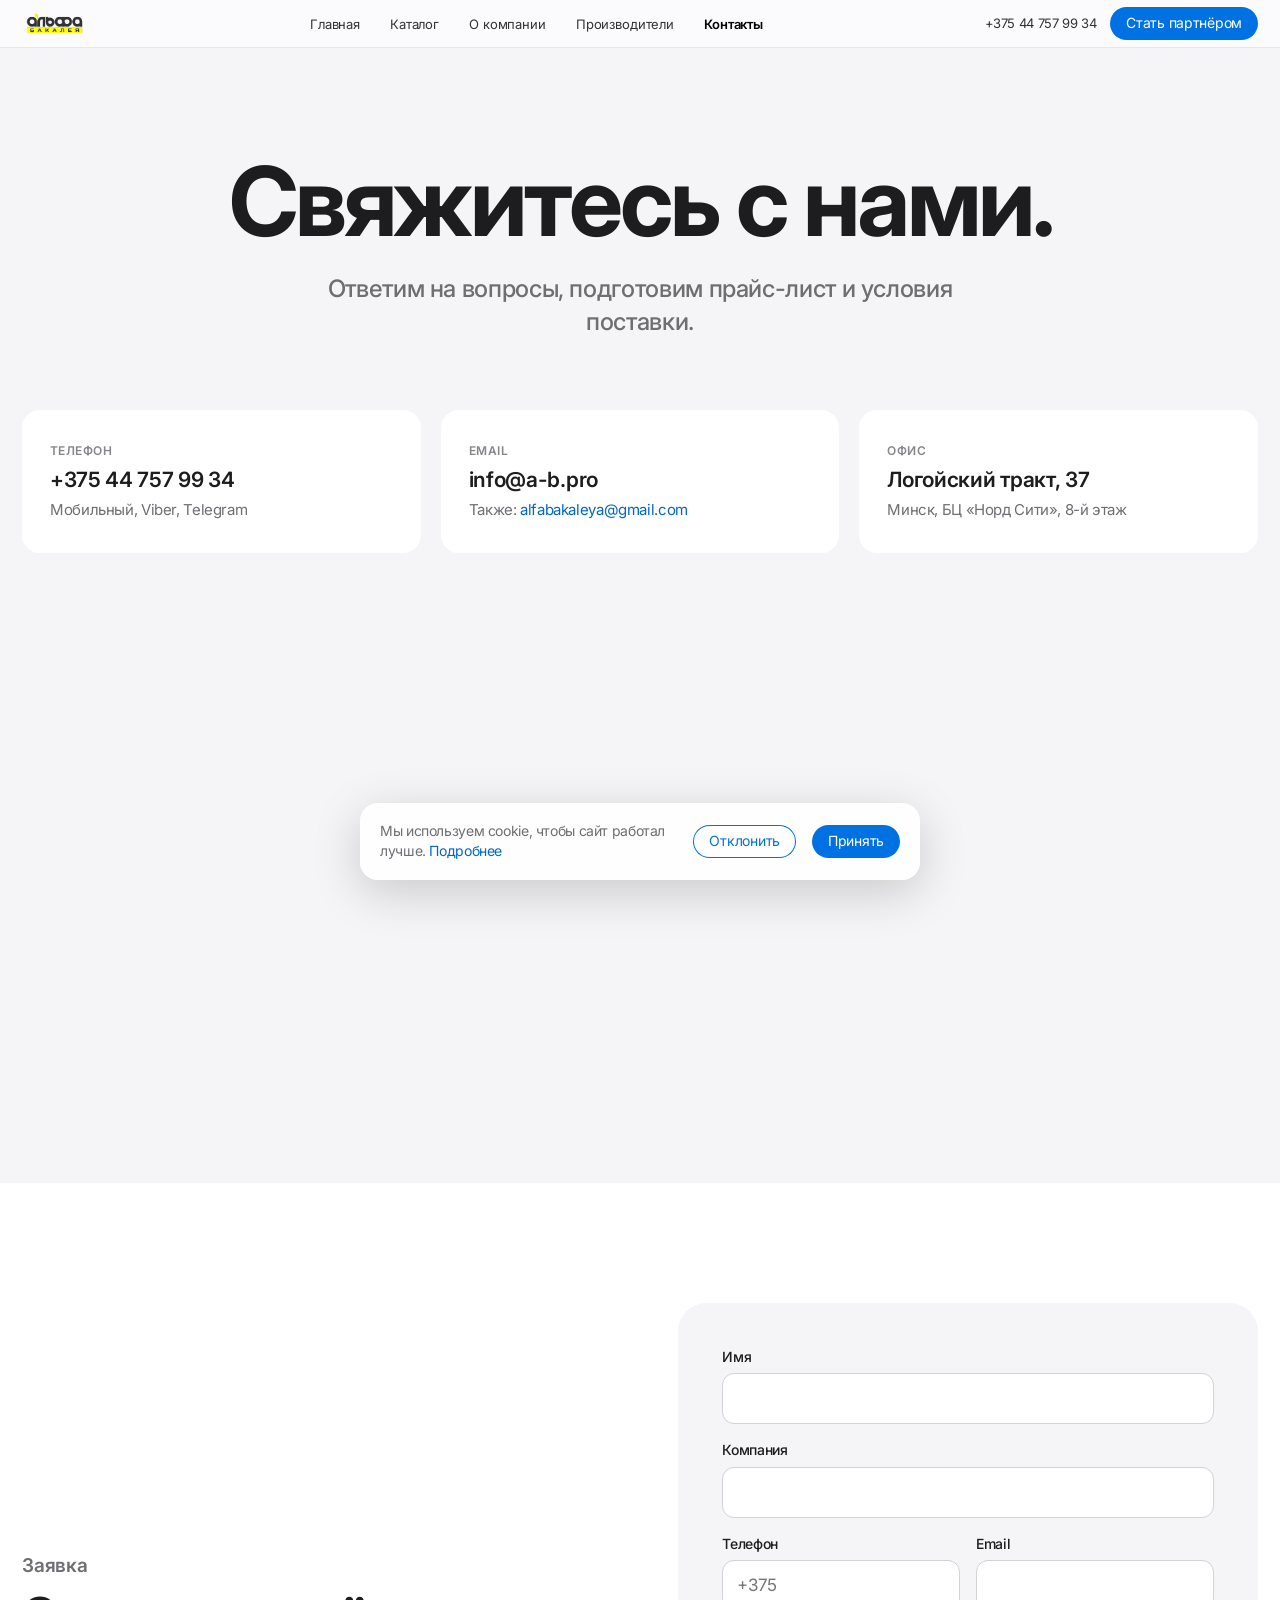
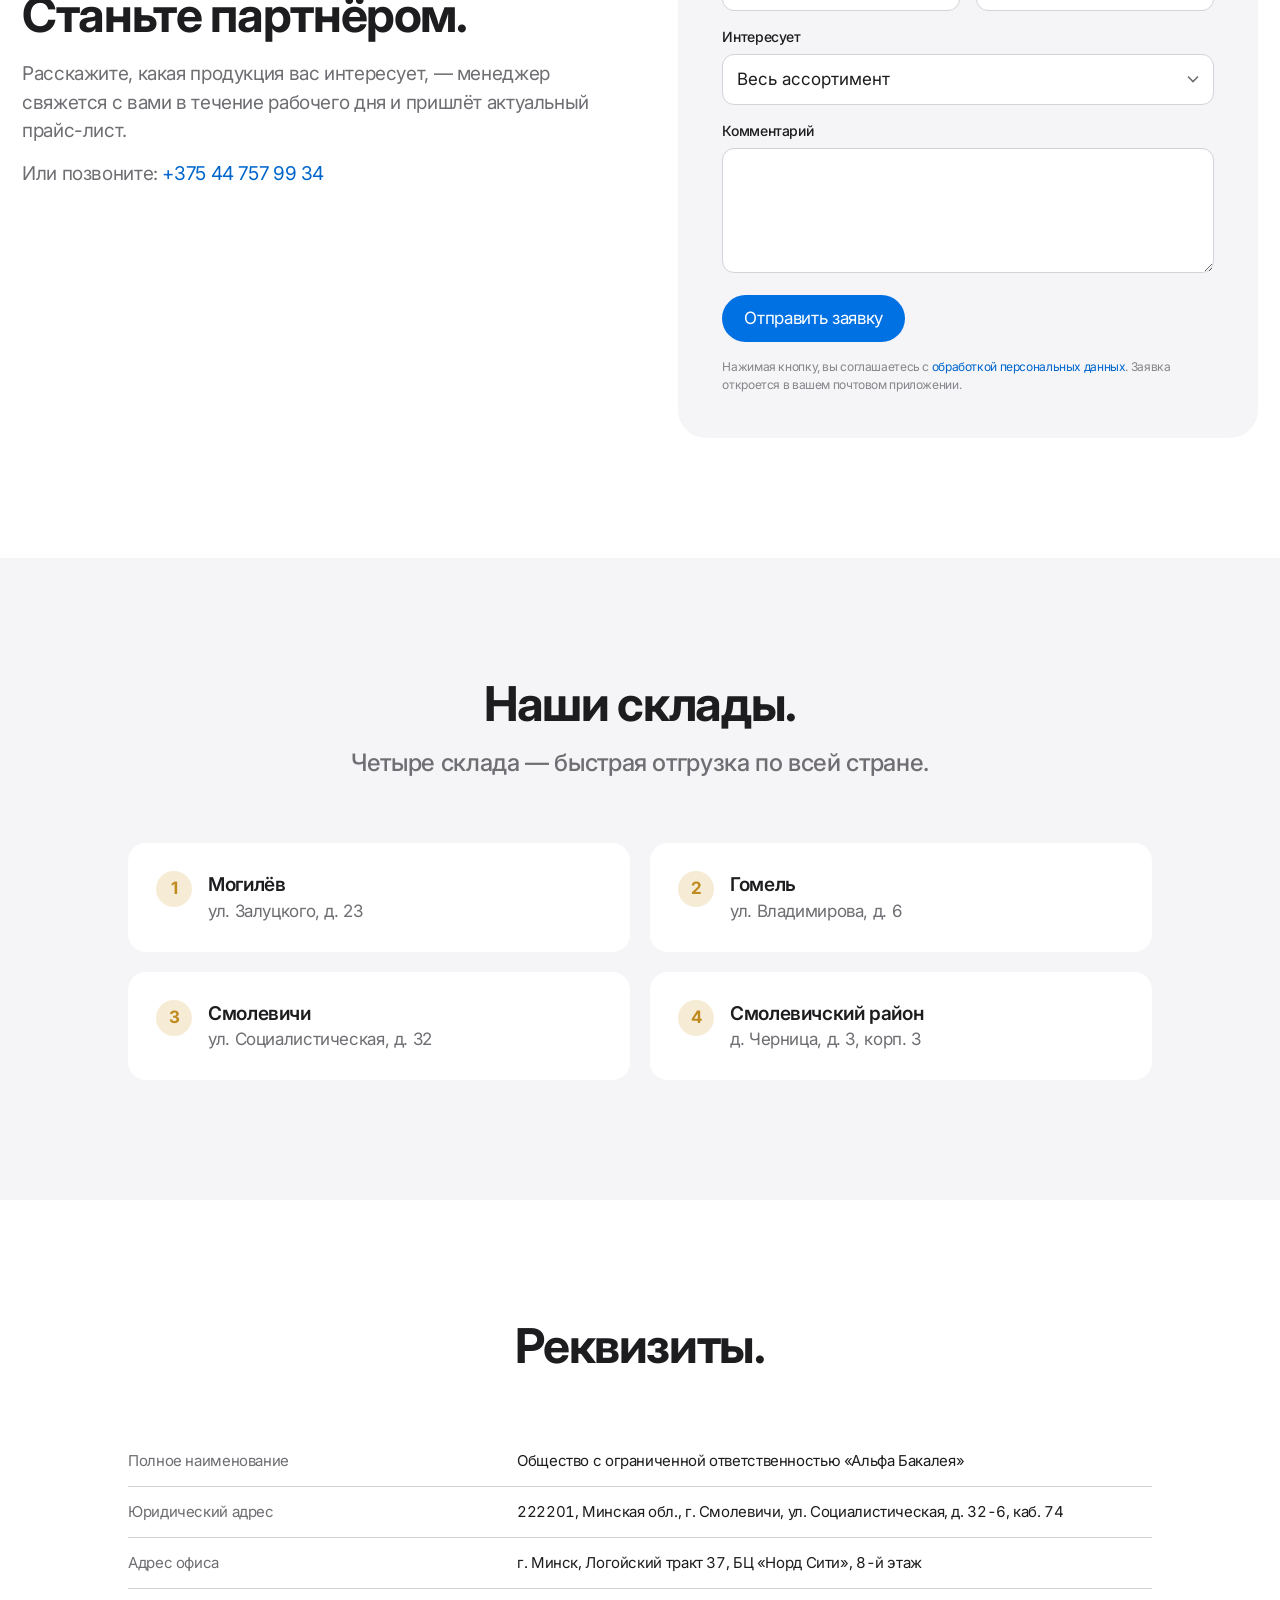
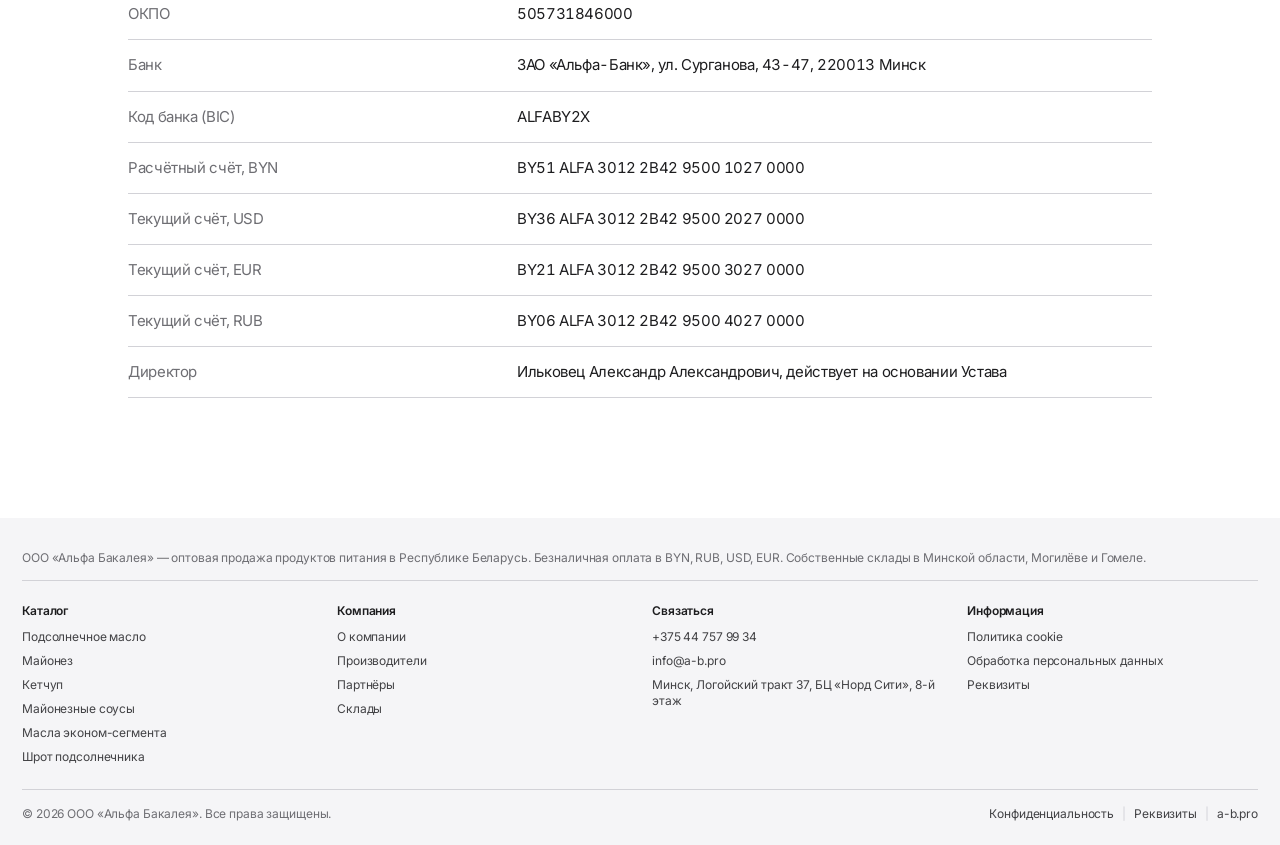
<file: contacts.html>
<!doctype html>
<html lang="ru" class="no-js">
<head>
<meta charset="utf-8">
<meta name="viewport" content="width=device-width, initial-scale=1, viewport-fit=cover">
<title>Контакты — Альфа Бакалея</title>
<meta name="description" content="Контакты «Альфа Бакалея»: телефон +375 44 757 99 34, офис в Минске, склады в Могилёве, Гомеле и Смолевичах, реквизиты.">
<meta name="theme-color" content="#f5f5f7">
<meta property="og:type" content="website">
<meta property="og:title" content="Контакты — Альфа Бакалея">
<meta property="og:description" content="Контакты «Альфа Бакалея»: телефон +375 44 757 99 34, офис в Минске, склады в Могилёве, Гомеле и Смолевичах, реквизиты.">
<meta property="og:image" content="assets/img/categories/about-oil.jpg">
<meta property="og:locale" content="ru_RU">
<link rel="icon" href="assets/img/brand/favicon-32.png" sizes="32x32">
<link rel="icon" href="assets/img/brand/icon-192.png" sizes="192x192">
<link rel="apple-touch-icon" href="assets/img/brand/apple-touch-icon.png">
<link rel="preconnect" href="https://fonts.googleapis.com">
<link rel="preconnect" href="https://fonts.gstatic.com" crossorigin>
<link href="https://fonts.googleapis.com/css2?family=Inter:wght@400;500;600;700&display=swap" rel="stylesheet">
<link rel="stylesheet" href="assets/css/style.css">
<script>document.documentElement.classList.remove('no-js')</script>
</head>
<body>
<a class="visually-hidden" href="#main">Перейти к содержимому</a>
<header class="nav" id="nav">
  <div class="wrap-wide nav-inner">
    <a class="nav-logo" href="index.html" aria-label="Альфа Бакалея — на главную"><img src="assets/img/brand/logo.png" alt="Альфа Бакалея" width="800" height="313"></a>
    <nav aria-label="Основное меню"><ul class="nav-links" id="nav-links"><li><a href="index.html">Главная</a></li><li><a href="catalog.html">Каталог</a></li><li><a href="about.html">О компании</a></li><li><a href="distribution.html">Производители</a></li><li><a href="contacts.html" aria-current="page">Контакты</a></li></ul></nav>
    <div class="nav-actions">
      <a class="nav-phone" href="tel:+375447579934">+375 44 757 99 34</a>
      <a class="btn btn-primary btn-sm" href="contacts.html#request">Стать партнёром</a>
      <button class="nav-toggle" id="nav-toggle" aria-label="Меню" aria-expanded="false" aria-controls="nav-links"><span></span><span></span></button>
    </div>
  </div>
</header>
<main id="main">

<section class="hero" style="padding-bottom:clamp(48px,6vw,72px)">
  <div class="wrap">
    <h1 class="h-hero reveal">Свяжитесь с нами.</h1>
    <p class="lead reveal reveal-d1">Ответим на вопросы, подготовим прайс-лист и условия поставки.</p>
  </div>
</section>

<section class="section-tight bg-alt" style="padding-top:0">
  <div class="wrap-wide">
    <div class="contact-grid">
      <div class="contact-card reveal"><span class="cc-label">Телефон</span><a class="cc-value" href="tel:+375447579934">+375 44 757 99 34</a><p>Мобильный, Viber, Telegram</p></div>
      <div class="contact-card reveal reveal-d1"><span class="cc-label">Email</span><a class="cc-value" href="mailto:info@a-b.pro">info@a-b.pro</a><p>Также: <a href="mailto:alfabakaleya@gmail.com">alfabakaleya@gmail.com</a></p></div>
      <div class="contact-card reveal reveal-d2"><span class="cc-label">Офис</span><span class="cc-value">Логойский тракт, 37</span><p>Минск, БЦ «Норд Сити», 8-й этаж</p></div>
    </div>
    <div class="map-wrap reveal">
      <iframe title="Офис «Альфа Бакалея» на карте" loading="lazy" src="https://yandex.by/map-widget/v1/?text=%D0%9C%D0%B8%D0%BD%D1%81%D0%BA%2C%20%D0%9B%D0%BE%D0%B3%D0%BE%D0%B9%D1%81%D0%BA%D0%B8%D0%B9%20%D1%82%D1%80%D0%B0%D0%BA%D1%82%2037&amp;z=16"></iframe>
    </div>
  </div>
</section>

<section class="section" id="request">
  <div class="wrap-wide split">
    <div class="split-copy reveal">
      <p class="eyebrow">Заявка</p>
      <h2 class="h2">Станьте партнёром.</h2>
      <p>Расскажите, какая продукция вас интересует, — менеджер свяжется с вами в течение рабочего дня и пришлёт актуальный прайс-лист.</p>
      <p>Или позвоните: <a href="tel:+375447579934">+375 44 757 99 34</a></p>
    </div>
    <form class="form reveal reveal-d1" id="request-form" novalidate>
      <div class="field"><label for="f-name">Имя</label><input id="f-name" name="name" autocomplete="name" required></div>
      <div class="field"><label for="f-company">Компания</label><input id="f-company" name="company" autocomplete="organization"></div>
      <div class="field-row">
        <div class="field"><label for="f-phone">Телефон</label><input id="f-phone" name="phone" type="tel" autocomplete="tel" required placeholder="+375"></div>
        <div class="field"><label for="f-email">Email</label><input id="f-email" name="email" type="email" autocomplete="email"></div>
      </div>
      <div class="field"><label for="f-cat">Интересует</label><select id="f-cat" name="category"><option>Весь ассортимент</option><option>Подсолнечное масло</option><option>Майонез</option><option>Кетчуп</option><option>Майонезные соусы</option><option>Масла эконом-сегмента</option><option>Шрот подсолнечника</option></select></div>
      <div class="field"><label for="f-msg">Комментарий</label><textarea id="f-msg" name="message" rows="4"></textarea></div>
      <button class="btn btn-primary" type="submit">Отправить заявку</button>
      <p class="form-note">Нажимая кнопку, вы соглашаетесь с <a href="privacy.html#personal-data">обработкой персональных данных</a>. Заявка откроется в вашем почтовом приложении.</p>
    </form>
  </div>
</section>

<section class="section bg-alt" id="warehouses">
  <div class="wrap">
    <div class="section-head"><h2 class="h2 reveal">Наши склады.</h2><p class="lead reveal reveal-d1">Четыре склада — быстрая отгрузка по всей стране.</p></div>
    <ul class="warehouses"><li class="reveal"><span class="wh-num">1</span><div><div class="wh-city">Могилёв</div><div class="wh-addr">ул. Залуцкого, д. 23</div></div></li><li class="reveal reveal-d1"><span class="wh-num">2</span><div><div class="wh-city">Гомель</div><div class="wh-addr">ул. Владимирова, д. 6</div></div></li><li class="reveal"><span class="wh-num">3</span><div><div class="wh-city">Смолевичи</div><div class="wh-addr">ул. Социалистическая, д. 32</div></div></li><li class="reveal reveal-d1"><span class="wh-num">4</span><div><div class="wh-city">Смолевичский район</div><div class="wh-addr">д. Черница, д. 3, корп. 3</div></div></li></ul>
  </div>
</section>

<section class="section" id="requisites">
  <div class="wrap">
    <div class="section-head"><h2 class="h2 reveal">Реквизиты.</h2></div>
    <table class="req-table reveal"><tbody><tr><th scope="row">Полное наименование</th><td>Общество с ограниченной ответственностью «Альфа Бакалея»</td></tr><tr><th scope="row">Юридический адрес</th><td>222201, Минская обл., г. Смолевичи, ул. Социалистическая, д. 32-6, каб. 74</td></tr><tr><th scope="row">Адрес офиса</th><td>г. Минск, Логойский тракт 37, БЦ «Норд Сити», 8-й этаж</td></tr><tr><th scope="row">ОКПО</th><td>505731846000</td></tr><tr><th scope="row">Банк</th><td>ЗАО «Альфа-Банк», ул. Сурганова, 43-47, 220013 Минск</td></tr><tr><th scope="row">Код банка (BIC)</th><td>ALFABY2X</td></tr><tr><th scope="row">Расчётный счёт, BYN</th><td>BY51 ALFA 3012 2B42 9500 1027 0000</td></tr><tr><th scope="row">Текущий счёт, USD</th><td>BY36 ALFA 3012 2B42 9500 2027 0000</td></tr><tr><th scope="row">Текущий счёт, EUR</th><td>BY21 ALFA 3012 2B42 9500 3027 0000</td></tr><tr><th scope="row">Текущий счёт, RUB</th><td>BY06 ALFA 3012 2B42 9500 4027 0000</td></tr><tr><th scope="row">Директор</th><td>Ильковец Александр Александрович, действует на основании Устава</td></tr></tbody></table>
  </div>
</section>

</main>
<footer class="footer">
  <div class="wrap-wide">
    <p class="footer-note">ООО «Альфа Бакалея» — оптовая продажа продуктов питания в Республике Беларусь. Безналичная оплата в BYN, RUB, USD, EUR. Собственные склады в Минской области, Могилёве и Гомеле.</p>
    <div class="footer-cols">
      <div><h4>Каталог</h4><ul><li><a href="catalog.html#sunflower-oil">Подсолнечное масло</a></li><li><a href="catalog.html#mayonnaise">Майонез</a></li><li><a href="catalog.html#ketchup">Кетчуп</a></li><li><a href="catalog.html#mayonnaise-sauces">Майонезные соусы</a></li><li><a href="catalog.html#econom">Масла эконом-сегмента</a></li><li><a href="catalog.html#shrot">Шрот подсолнечника</a></li></ul></div>
      <div><h4>Компания</h4><ul><li><a href="about.html">О компании</a></li><li><a href="distribution.html">Производители</a></li><li><a href="about.html#partners">Партнёры</a></li><li><a href="contacts.html#warehouses">Склады</a></li></ul></div>
      <div><h4>Связаться</h4><ul><li><a href="tel:+375447579934">+375 44 757 99 34</a></li><li><a href="mailto:info@a-b.pro">info@a-b.pro</a></li><li><a href="contacts.html">Минск, Логойский тракт 37, БЦ «Норд Сити», 8-й этаж</a></li></ul></div>
      <div><h4>Информация</h4><ul><li><a href="privacy.html">Политика cookie</a></li><li><a href="privacy.html#personal-data">Обработка персональных данных</a></li><li><a href="contacts.html#requisites">Реквизиты</a></li></ul></div>
    </div>
    <div class="footer-bottom">
      <span>© 2026 ООО «Альфа Бакалея». Все права защищены.</span>
      <ul><li><a href="privacy.html">Конфиденциальность</a></li><li><a href="contacts.html#requisites">Реквизиты</a></li><li><a href="https://a-b.pro/">a-b.pro</a></li></ul>
    </div>
  </div>
</footer>
<div class="cookie" id="cookie" role="dialog" aria-live="polite" aria-label="Уведомление о cookie">
  <p>Мы используем cookie, чтобы сайт работал лучше. <a href="privacy.html">Подробнее</a></p>
  <button class="btn btn-secondary btn-sm" data-cookie="decline">Отклонить</button>
  <button class="btn btn-primary btn-sm" data-cookie="accept">Принять</button>
</div>
<script src="assets/js/main.js" defer></script>

</body>
</html>
</file>
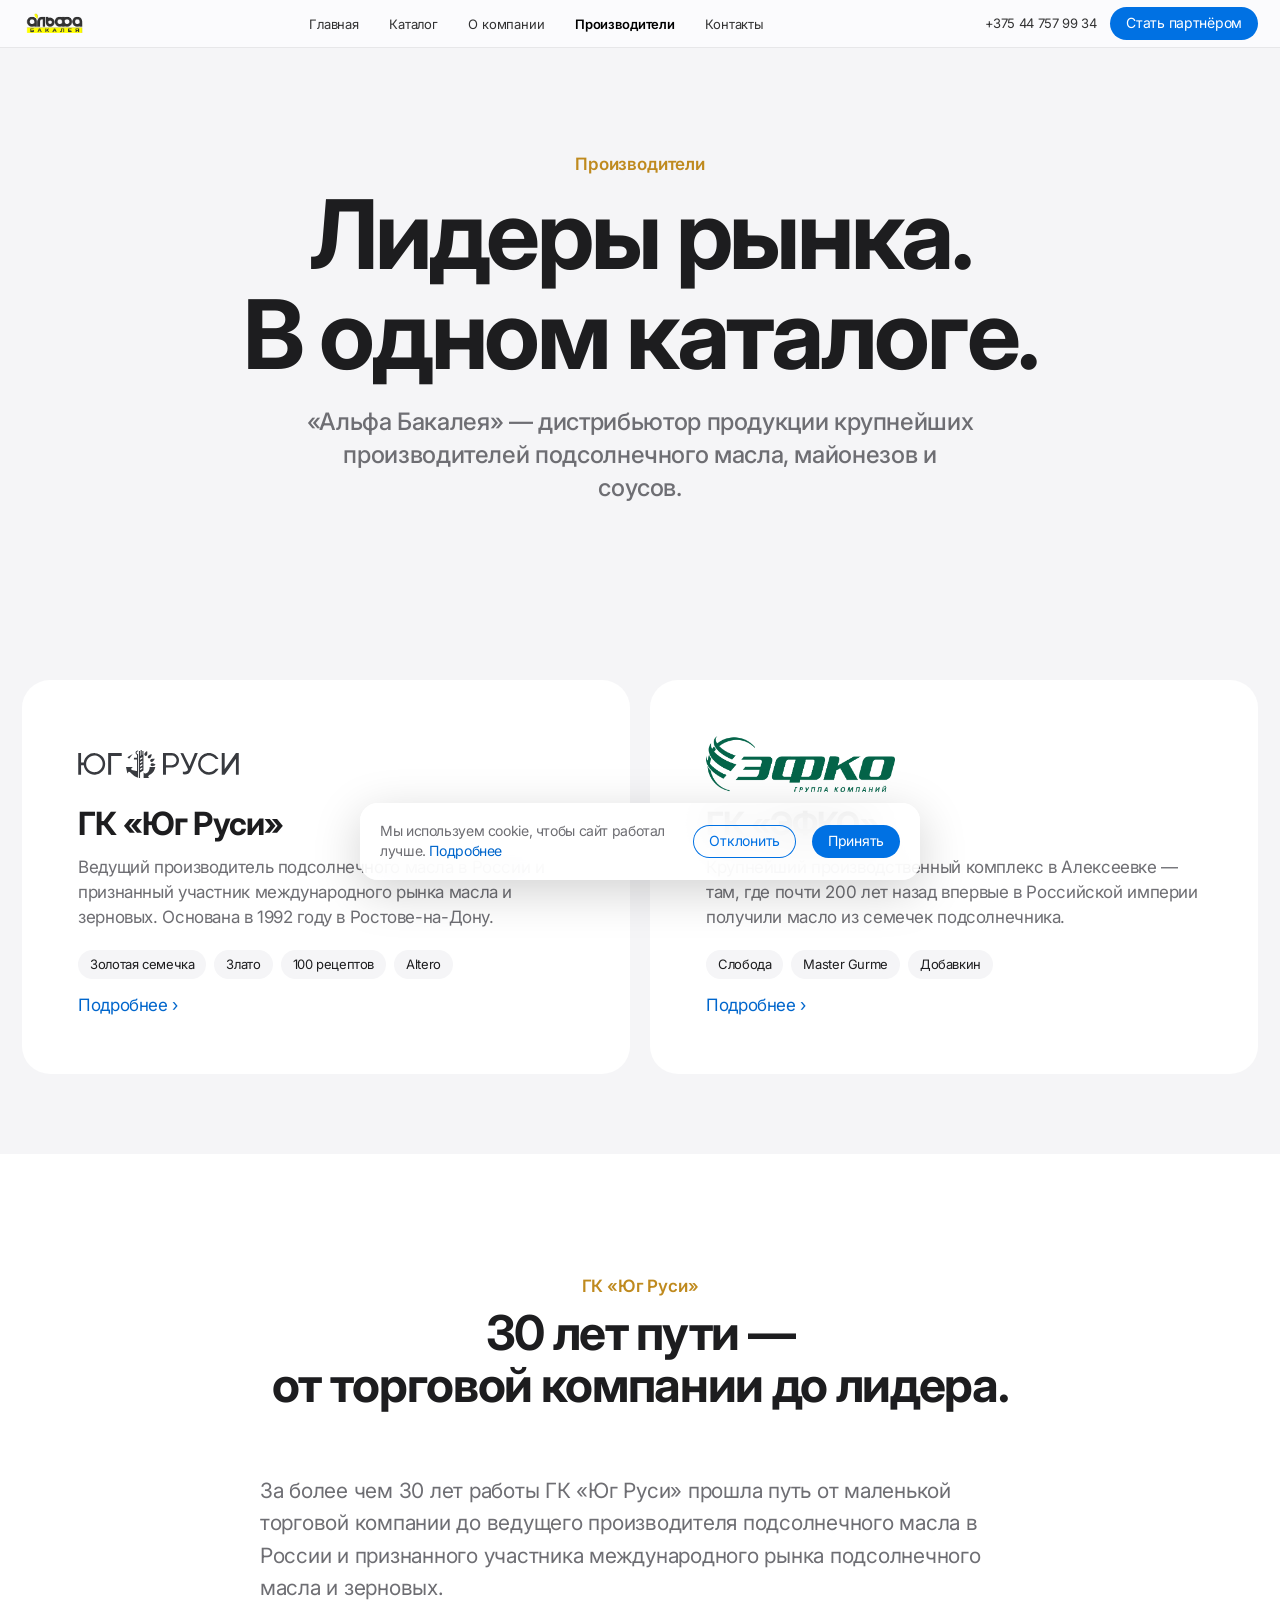
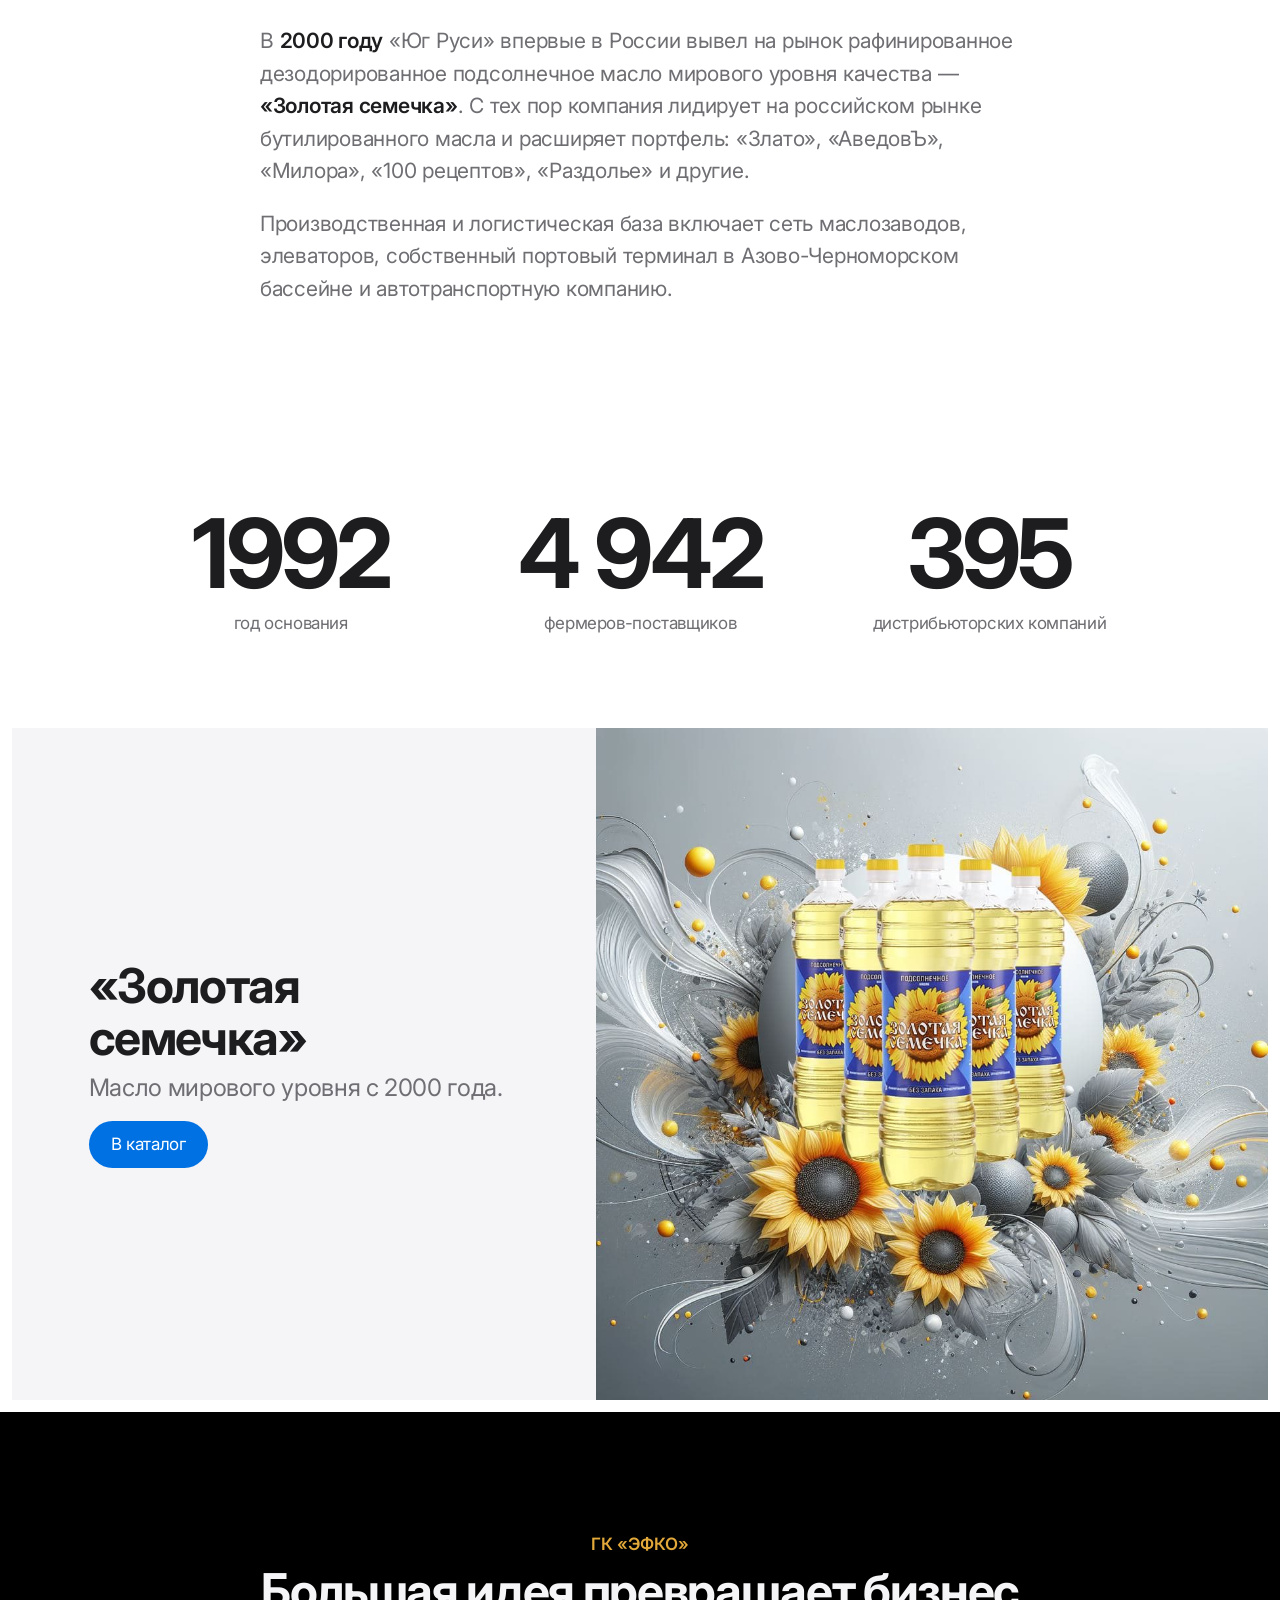
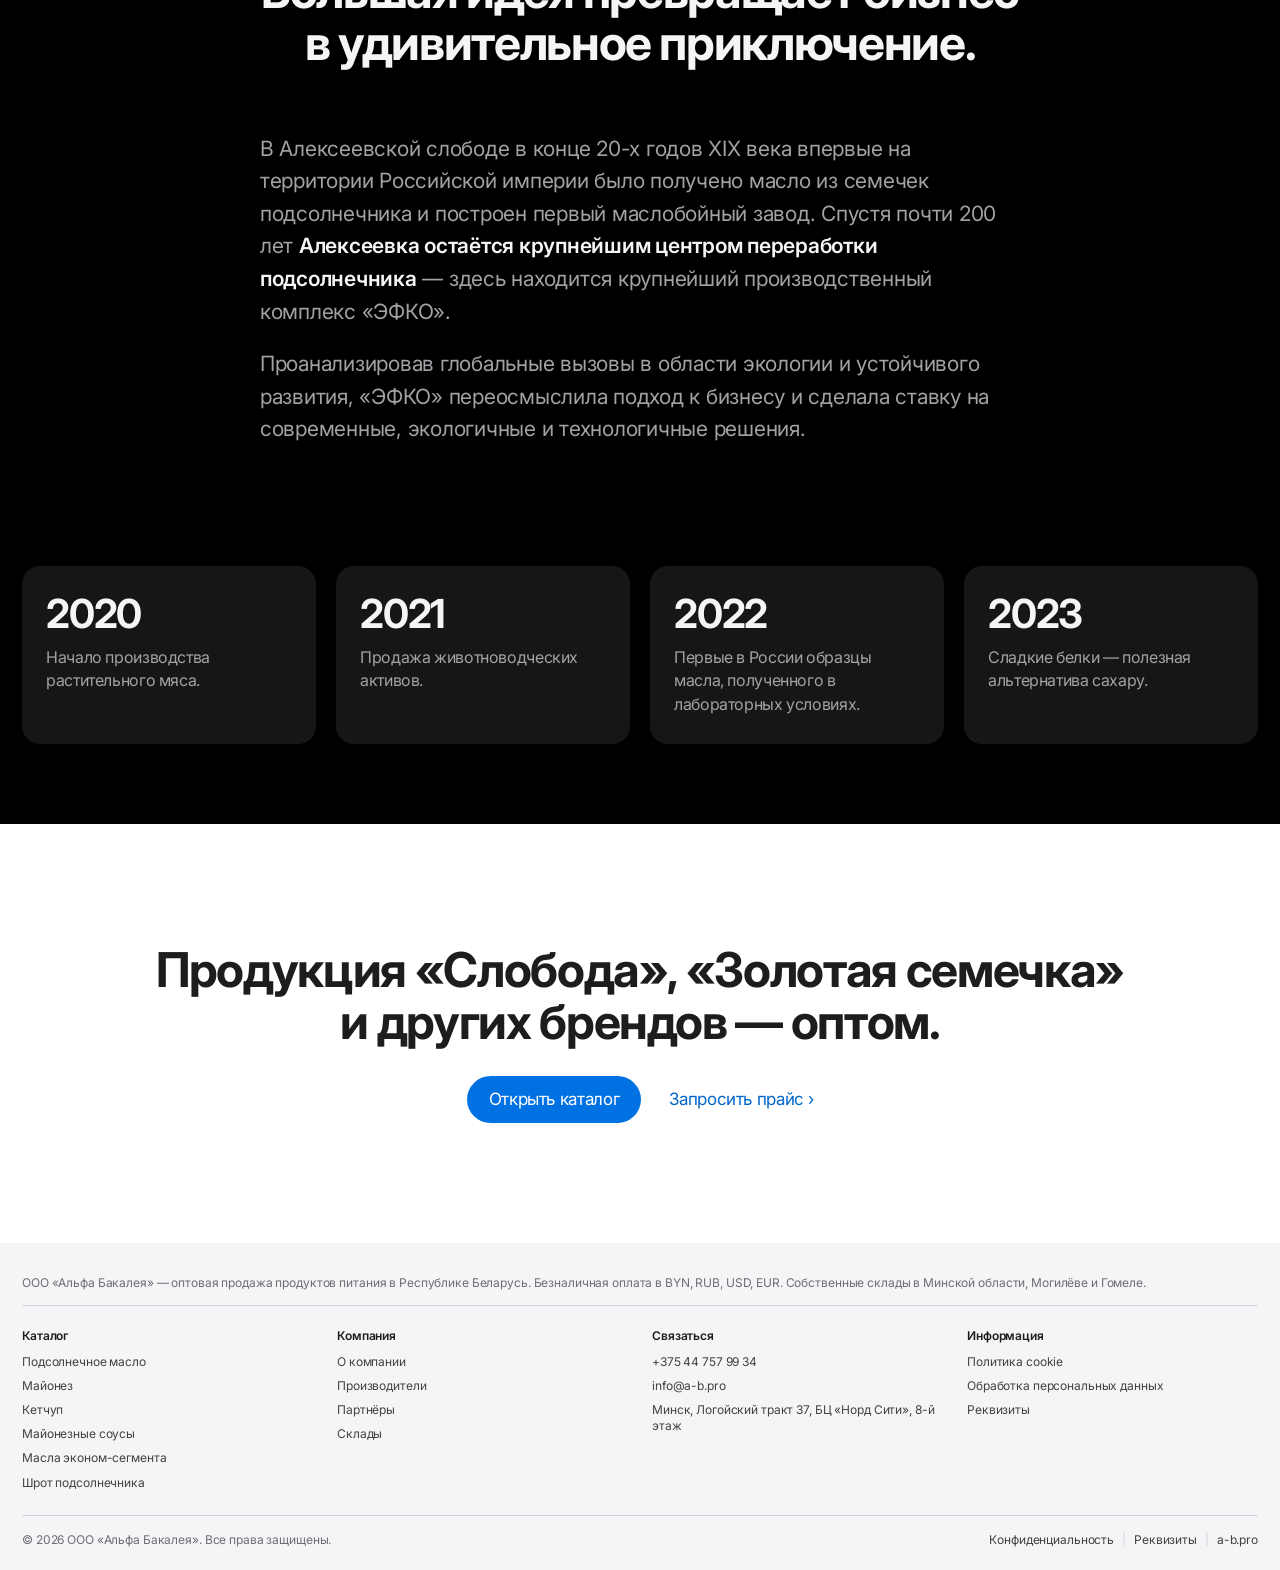
<file: distribution.html>
<!doctype html>
<html lang="ru" class="no-js">
<head>
<meta charset="utf-8">
<meta name="viewport" content="width=device-width, initial-scale=1, viewport-fit=cover">
<title>Производители — Альфа Бакалея</title>
<meta name="description" content="«Альфа Бакалея» — дистрибьютор продукции ГК «Юг Руси» и ГК «ЭФКО»: «Золотая семечка», «Слобода», «Злато», Master Gurme.">
<meta name="theme-color" content="#f5f5f7">
<meta property="og:type" content="website">
<meta property="og:title" content="Производители — Альфа Бакалея">
<meta property="og:description" content="«Альфа Бакалея» — дистрибьютор продукции ГК «Юг Руси» и ГК «ЭФКО»: «Золотая семечка», «Слобода», «Злато», Master Gurme.">
<meta property="og:image" content="assets/img/categories/about-oil.jpg">
<meta property="og:locale" content="ru_RU">
<link rel="icon" href="assets/img/brand/favicon-32.png" sizes="32x32">
<link rel="icon" href="assets/img/brand/icon-192.png" sizes="192x192">
<link rel="apple-touch-icon" href="assets/img/brand/apple-touch-icon.png">
<link rel="preconnect" href="https://fonts.googleapis.com">
<link rel="preconnect" href="https://fonts.gstatic.com" crossorigin>
<link href="https://fonts.googleapis.com/css2?family=Inter:wght@400;500;600;700&display=swap" rel="stylesheet">
<link rel="stylesheet" href="assets/css/style.css">
<script>document.documentElement.classList.remove('no-js')</script>
</head>
<body>
<a class="visually-hidden" href="#main">Перейти к содержимому</a>
<header class="nav" id="nav">
  <div class="wrap-wide nav-inner">
    <a class="nav-logo" href="index.html" aria-label="Альфа Бакалея — на главную"><img src="assets/img/brand/logo.png" alt="Альфа Бакалея" width="800" height="313"></a>
    <nav aria-label="Основное меню"><ul class="nav-links" id="nav-links"><li><a href="index.html">Главная</a></li><li><a href="catalog.html">Каталог</a></li><li><a href="about.html">О компании</a></li><li><a href="distribution.html" aria-current="page">Производители</a></li><li><a href="contacts.html">Контакты</a></li></ul></nav>
    <div class="nav-actions">
      <a class="nav-phone" href="tel:+375447579934">+375 44 757 99 34</a>
      <a class="btn btn-primary btn-sm" href="contacts.html#request">Стать партнёром</a>
      <button class="nav-toggle" id="nav-toggle" aria-label="Меню" aria-expanded="false" aria-controls="nav-links"><span></span><span></span></button>
    </div>
  </div>
</header>
<main id="main">

<section class="hero" style="padding-bottom:clamp(56px,8vw,96px)">
  <div class="wrap">
    <p class="eyebrow reveal">Производители</p>
    <h1 class="h-hero reveal reveal-d1">Лидеры рынка.<br>В одном каталоге.</h1>
    <p class="lead reveal reveal-d2">«Альфа Бакалея» — дистрибьютор продукции крупнейших производителей подсолнечного масла, майонезов и соусов.</p>
  </div>
</section>

<section class="section-tight bg-alt">
  <div class="wrap-wide brand-cards">
    <article class="brand-card reveal">
      <div class="bc-logo"><img src="assets/img/brand/yug-rusi.svg" alt="ГК «Юг Руси»" loading="lazy"></div>
      <h3>ГК «Юг Руси»</h3>
      <p>Ведущий производитель подсолнечного масла в России и признанный участник международного рынка масла и зерновых. Основана в 1992 году в Ростове-на-Дону.</p>
      <div class="bc-tags"><span class="tag">Золотая семечка</span><span class="tag">Злато</span><span class="tag">100 рецептов</span><span class="tag">Altero</span></div>
      <a class="link-arrow" href="#yug-rusi">Подробнее</a>
    </article>
    <article class="brand-card reveal reveal-d1">
      <div class="bc-logo"><img src="assets/img/brand/efko.png" alt="ГК «ЭФКО»" loading="lazy"></div>
      <h3>ГК «ЭФКО»</h3>
      <p>Крупнейший производственный комплекс в Алексеевке — там, где почти 200 лет назад впервые в Российской империи получили масло из семечек подсолнечника.</p>
      <div class="bc-tags"><span class="tag">Слобода</span><span class="tag">Master Gurme</span><span class="tag">Добавкин</span></div>
      <a class="link-arrow" href="#efko">Подробнее</a>
    </article>
  </div>
</section>

<section class="section" id="yug-rusi">
  <div class="wrap">
    <div class="section-head"><p class="eyebrow reveal">ГК «Юг Руси»</p><h2 class="h2 reveal reveal-d1">30 лет пути —<br>от торговой компании до лидера.</h2></div>
    <div class="prose">
      <p class="reveal">За более чем 30 лет работы ГК «Юг Руси» прошла путь от маленькой торговой компании до ведущего производителя подсолнечного масла в России и признанного участника международного рынка подсолнечного масла и зерновых.</p>
      <p class="reveal">В <strong>2000 году</strong> «Юг Руси» впервые в России вывел на рынок рафинированное дезодорированное подсолнечное масло мирового уровня качества — <strong>«Золотая семечка»</strong>. С тех пор компания лидирует на российском рынке бутилированного масла и расширяет портфель: «Злато», «АведовЪ», «Милора», «100 рецептов», «Раздолье» и другие.</p>
      <p class="reveal">Производственная и логистическая база включает сеть маслозаводов, элеваторов, собственный портовый терминал в Азово-Черноморском бассейне и автотранспортную компанию.</p>
    </div>
  </div>
</section>

<section class="section-tight">
  <div class="wrap">
    <div class="stats">
      <div class="reveal"><div class="stat-num">1992</div><div class="stat-label">год основания</div></div>
      <div class="reveal reveal-d1"><div class="stat-num" data-count="5000">5000</div><div class="stat-label">фермеров-поставщиков</div></div>
      <div class="reveal reveal-d2"><div class="stat-num" data-count="400">400</div><div class="stat-label">дистрибьюторских компаний</div></div>
    </div>
  </div>
</section>

<section class="tiles"><a class="tile cover full" href="catalog.html#sunflower-oil"><img src="assets/img/categories/about-oil.jpg" alt="" loading="lazy"><div class="tile-copy"><h2 class="tile-title">«Золотая семечка»</h2><p class="tile-sub">Масло мирового уровня с 2000 года.</p><div class="cta-row"><span class="btn btn-primary">В каталог</span></div></div></a></section>

<section class="section bg-dark" id="efko">
  <div class="wrap">
    <div class="section-head"><p class="eyebrow reveal" style="color:#e2a93a">ГК «ЭФКО»</p><h2 class="h2 reveal reveal-d1">Большая идея превращает бизнес<br>в удивительное приключение.</h2></div>
    <div class="prose">
      <p class="reveal">В Алексеевской слободе в конце 20-х годов XIX века впервые на территории Российской империи было получено масло из семечек подсолнечника и построен первый маслобойный завод. Спустя почти 200 лет <strong>Алексеевка остаётся крупнейшим центром переработки подсолнечника</strong> — здесь находится крупнейший производственный комплекс «ЭФКО».</p>
      <p class="reveal">Проанализировав глобальные вызовы в области экологии и устойчивого развития, «ЭФКО» переосмыслила подход к бизнесу и сделала ставку на современные, экологичные и технологичные решения.</p>
    </div>
  </div>
</section>
<section class="section-tight bg-dark" style="padding-top:0">
  <div class="wrap-wide">
    <ol class="timeline">
      <li class="reveal"><div class="tl-year">2020</div><p>Начало производства растительного мяса.</p></li>
      <li class="reveal reveal-d1"><div class="tl-year">2021</div><p>Продажа животноводческих активов.</p></li>
      <li class="reveal reveal-d2"><div class="tl-year">2022</div><p>Первые в России образцы масла, полученного в лабораторных условиях.</p></li>
      <li class="reveal reveal-d3"><div class="tl-year">2023</div><p>Сладкие белки — полезная альтернатива сахару.</p></li>
    </ol>
  </div>
</section>

<section class="section cta-band">
  <div class="wrap">
    <h2 class="h2 reveal">Продукция «Слобода», «Золотая семечка»<br>и других брендов — оптом.</h2>
    <div class="cta-row reveal reveal-d1"><a class="btn btn-primary" href="catalog.html">Открыть каталог</a><a class="link-arrow" href="contacts.html#request">Запросить прайс</a></div>
  </div>
</section>

</main>
<footer class="footer">
  <div class="wrap-wide">
    <p class="footer-note">ООО «Альфа Бакалея» — оптовая продажа продуктов питания в Республике Беларусь. Безналичная оплата в BYN, RUB, USD, EUR. Собственные склады в Минской области, Могилёве и Гомеле.</p>
    <div class="footer-cols">
      <div><h4>Каталог</h4><ul><li><a href="catalog.html#sunflower-oil">Подсолнечное масло</a></li><li><a href="catalog.html#mayonnaise">Майонез</a></li><li><a href="catalog.html#ketchup">Кетчуп</a></li><li><a href="catalog.html#mayonnaise-sauces">Майонезные соусы</a></li><li><a href="catalog.html#econom">Масла эконом-сегмента</a></li><li><a href="catalog.html#shrot">Шрот подсолнечника</a></li></ul></div>
      <div><h4>Компания</h4><ul><li><a href="about.html">О компании</a></li><li><a href="distribution.html">Производители</a></li><li><a href="about.html#partners">Партнёры</a></li><li><a href="contacts.html#warehouses">Склады</a></li></ul></div>
      <div><h4>Связаться</h4><ul><li><a href="tel:+375447579934">+375 44 757 99 34</a></li><li><a href="mailto:info@a-b.pro">info@a-b.pro</a></li><li><a href="contacts.html">Минск, Логойский тракт 37, БЦ «Норд Сити», 8-й этаж</a></li></ul></div>
      <div><h4>Информация</h4><ul><li><a href="privacy.html">Политика cookie</a></li><li><a href="privacy.html#personal-data">Обработка персональных данных</a></li><li><a href="contacts.html#requisites">Реквизиты</a></li></ul></div>
    </div>
    <div class="footer-bottom">
      <span>© 2026 ООО «Альфа Бакалея». Все права защищены.</span>
      <ul><li><a href="privacy.html">Конфиденциальность</a></li><li><a href="contacts.html#requisites">Реквизиты</a></li><li><a href="https://a-b.pro/">a-b.pro</a></li></ul>
    </div>
  </div>
</footer>
<div class="cookie" id="cookie" role="dialog" aria-live="polite" aria-label="Уведомление о cookie">
  <p>Мы используем cookie, чтобы сайт работал лучше. <a href="privacy.html">Подробнее</a></p>
  <button class="btn btn-secondary btn-sm" data-cookie="decline">Отклонить</button>
  <button class="btn btn-primary btn-sm" data-cookie="accept">Принять</button>
</div>
<script src="assets/js/main.js" defer></script>

</body>
</html>
</file>
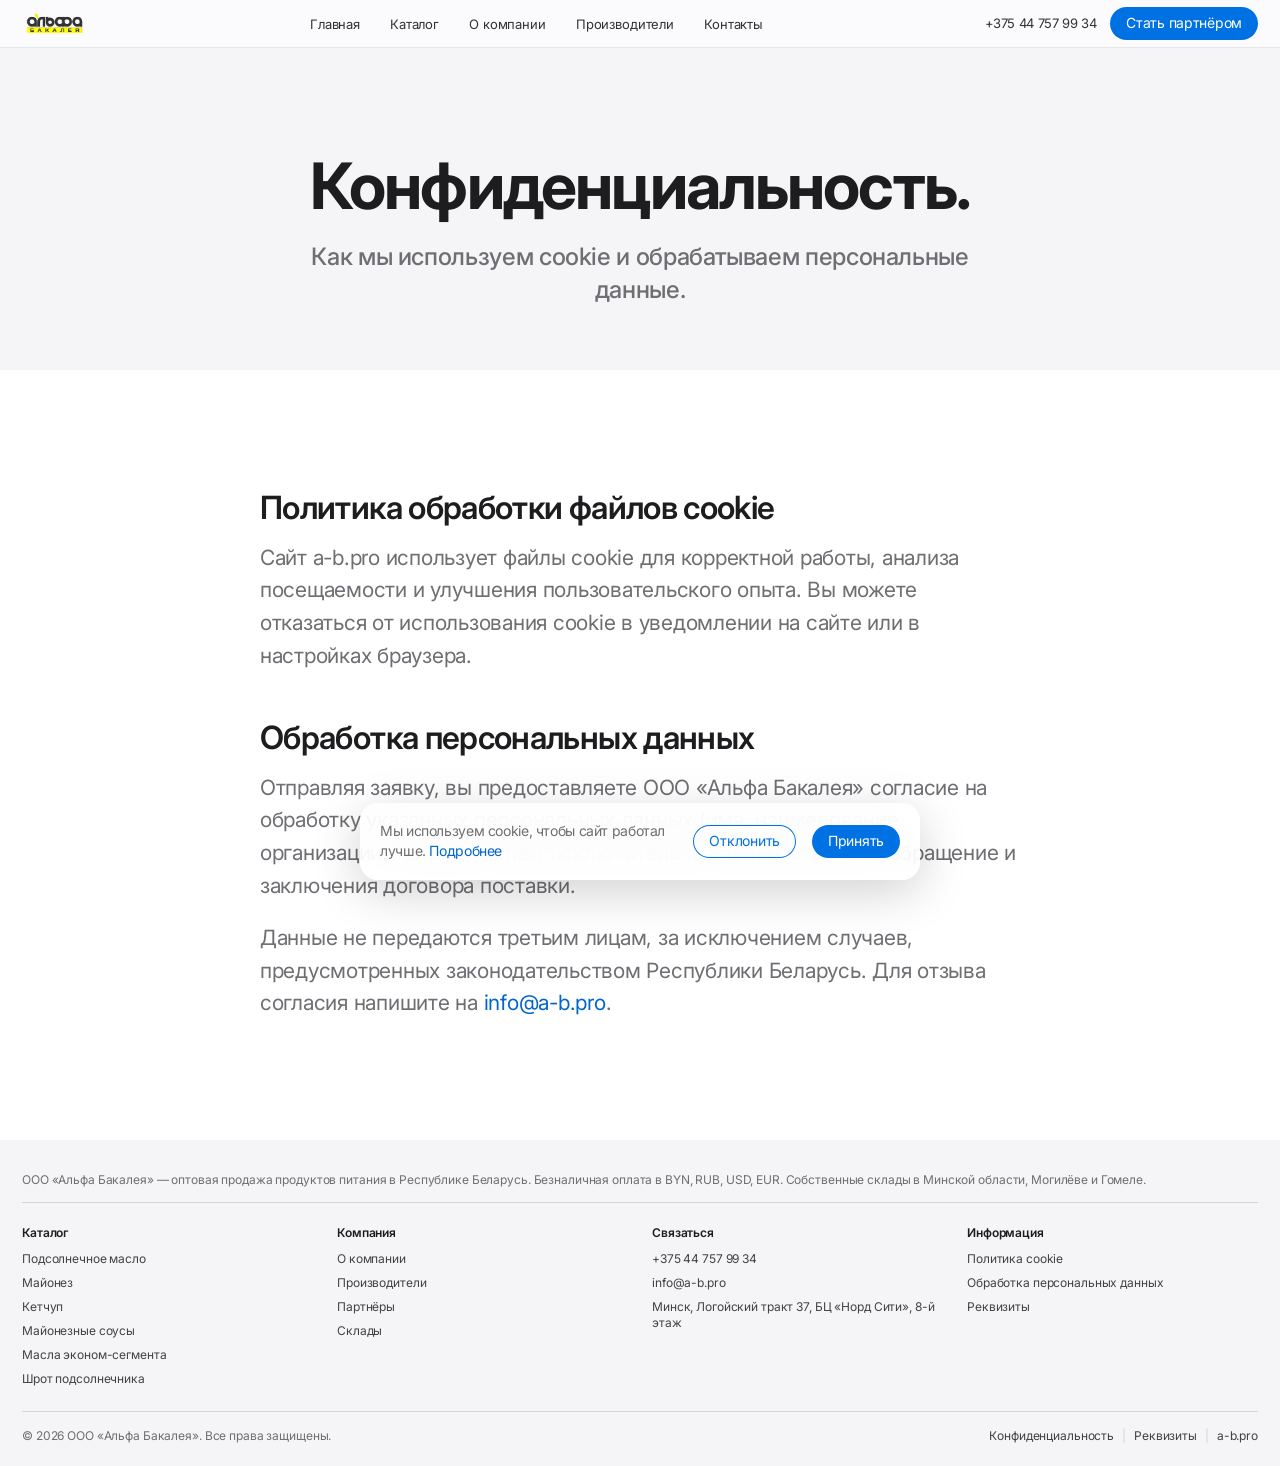
<file: privacy.html>
<!doctype html>
<html lang="ru" class="no-js">
<head>
<meta charset="utf-8">
<meta name="viewport" content="width=device-width, initial-scale=1, viewport-fit=cover">
<title>Конфиденциальность — Альфа Бакалея</title>
<meta name="description" content="Политика cookie и обработки персональных данных ООО «Альфа Бакалея».">
<meta name="theme-color" content="#f5f5f7">
<meta property="og:type" content="website">
<meta property="og:title" content="Конфиденциальность — Альфа Бакалея">
<meta property="og:description" content="Политика cookie и обработки персональных данных ООО «Альфа Бакалея».">
<meta property="og:image" content="assets/img/categories/about-oil.jpg">
<meta property="og:locale" content="ru_RU">
<link rel="icon" href="assets/img/brand/favicon-32.png" sizes="32x32">
<link rel="icon" href="assets/img/brand/icon-192.png" sizes="192x192">
<link rel="apple-touch-icon" href="assets/img/brand/apple-touch-icon.png">
<link rel="preconnect" href="https://fonts.googleapis.com">
<link rel="preconnect" href="https://fonts.gstatic.com" crossorigin>
<link href="https://fonts.googleapis.com/css2?family=Inter:wght@400;500;600;700&display=swap" rel="stylesheet">
<link rel="stylesheet" href="assets/css/style.css">
<script>document.documentElement.classList.remove('no-js')</script>
</head>
<body>
<a class="visually-hidden" href="#main">Перейти к содержимому</a>
<header class="nav" id="nav">
  <div class="wrap-wide nav-inner">
    <a class="nav-logo" href="index.html" aria-label="Альфа Бакалея — на главную"><img src="assets/img/brand/logo.png" alt="Альфа Бакалея" width="800" height="313"></a>
    <nav aria-label="Основное меню"><ul class="nav-links" id="nav-links"><li><a href="index.html">Главная</a></li><li><a href="catalog.html">Каталог</a></li><li><a href="about.html">О компании</a></li><li><a href="distribution.html">Производители</a></li><li><a href="contacts.html">Контакты</a></li></ul></nav>
    <div class="nav-actions">
      <a class="nav-phone" href="tel:+375447579934">+375 44 757 99 34</a>
      <a class="btn btn-primary btn-sm" href="contacts.html#request">Стать партнёром</a>
      <button class="nav-toggle" id="nav-toggle" aria-label="Меню" aria-expanded="false" aria-controls="nav-links"><span></span><span></span></button>
    </div>
  </div>
</header>
<main id="main">

<section class="hero" style="padding-bottom:clamp(40px,6vw,64px)"><div class="wrap"><h1 class="h1 reveal">Конфиденциальность.</h1><p class="lead reveal reveal-d1">Как мы используем cookie и обрабатываем персональные данные.</p></div></section>
<section class="section"><div class="wrap prose">
  <h2 class="h3" style="margin-bottom:16px">Политика обработки файлов cookie</h2>
  <p>Сайт a-b.pro использует файлы cookie для корректной работы, анализа посещаемости и улучшения пользовательского опыта. Вы можете отказаться от использования cookie в уведомлении на сайте или в настройках браузера.</p>
  <h2 class="h3" id="personal-data" style="margin:48px 0 16px">Обработка персональных данных</h2>
  <p>Отправляя заявку, вы предоставляете ООО «Альфа Бакалея» согласие на обработку указанных персональных данных (имя, наименование организации, телефон, email) исключительно в целях ответа на обращение и заключения договора поставки.</p>
  <p>Данные не передаются третьим лицам, за исключением случаев, предусмотренных законодательством Республики Беларусь. Для отзыва согласия напишите на <a href="mailto:info@a-b.pro">info@a-b.pro</a>.</p>
</div></section>

</main>
<footer class="footer">
  <div class="wrap-wide">
    <p class="footer-note">ООО «Альфа Бакалея» — оптовая продажа продуктов питания в Республике Беларусь. Безналичная оплата в BYN, RUB, USD, EUR. Собственные склады в Минской области, Могилёве и Гомеле.</p>
    <div class="footer-cols">
      <div><h4>Каталог</h4><ul><li><a href="catalog.html#sunflower-oil">Подсолнечное масло</a></li><li><a href="catalog.html#mayonnaise">Майонез</a></li><li><a href="catalog.html#ketchup">Кетчуп</a></li><li><a href="catalog.html#mayonnaise-sauces">Майонезные соусы</a></li><li><a href="catalog.html#econom">Масла эконом-сегмента</a></li><li><a href="catalog.html#shrot">Шрот подсолнечника</a></li></ul></div>
      <div><h4>Компания</h4><ul><li><a href="about.html">О компании</a></li><li><a href="distribution.html">Производители</a></li><li><a href="about.html#partners">Партнёры</a></li><li><a href="contacts.html#warehouses">Склады</a></li></ul></div>
      <div><h4>Связаться</h4><ul><li><a href="tel:+375447579934">+375 44 757 99 34</a></li><li><a href="mailto:info@a-b.pro">info@a-b.pro</a></li><li><a href="contacts.html">Минск, Логойский тракт 37, БЦ «Норд Сити», 8-й этаж</a></li></ul></div>
      <div><h4>Информация</h4><ul><li><a href="privacy.html">Политика cookie</a></li><li><a href="privacy.html#personal-data">Обработка персональных данных</a></li><li><a href="contacts.html#requisites">Реквизиты</a></li></ul></div>
    </div>
    <div class="footer-bottom">
      <span>© 2026 ООО «Альфа Бакалея». Все права защищены.</span>
      <ul><li><a href="privacy.html">Конфиденциальность</a></li><li><a href="contacts.html#requisites">Реквизиты</a></li><li><a href="https://a-b.pro/">a-b.pro</a></li></ul>
    </div>
  </div>
</footer>
<div class="cookie" id="cookie" role="dialog" aria-live="polite" aria-label="Уведомление о cookie">
  <p>Мы используем cookie, чтобы сайт работал лучше. <a href="privacy.html">Подробнее</a></p>
  <button class="btn btn-secondary btn-sm" data-cookie="decline">Отклонить</button>
  <button class="btn btn-primary btn-sm" data-cookie="accept">Принять</button>
</div>
<script src="assets/js/main.js" defer></script>

</body>
</html>
</file>
<file: assets/css/style.css>
/* Альфа Бакалея — редизайн в духе apple.com */
:root{
  --bg:#ffffff;
  --bg-alt:#f5f5f7;
  --bg-dark:#000000;
  --tile-dark:#161617;
  --text:#1d1d1f;
  --text-2:#6e6e73;
  --text-3:#86868b;
  --line:#d2d2d7;
  --link:#0066cc;
  --blue:#0071e3;
  --blue-hover:#0077ed;
  --gold:#bf8a1e;
  --gold-soft:#f6ecd6;
  --radius-l:28px;
  --radius-m:18px;
  --radius-s:12px;
  --nav-h:48px;
  --max:1024px;
  --max-wide:1240px;
  --shadow:0 4px 24px rgba(0,0,0,.06);
  --shadow-hover:0 12px 40px rgba(0,0,0,.12);
  --ease:cubic-bezier(.28,.11,.32,1);
  font-family:"SF Pro Display","SF Pro Text",-apple-system,BlinkMacSystemFont,"Inter","Helvetica Neue",Helvetica,Arial,sans-serif;
}
*{box-sizing:border-box;margin:0;padding:0}
html{-webkit-text-size-adjust:100%;scroll-behavior:smooth;scroll-padding-top:calc(var(--nav-h) + 56px)}
body{background:var(--bg);color:var(--text);font-size:17px;line-height:1.47;letter-spacing:-.022em;-webkit-font-smoothing:antialiased;-moz-osx-font-smoothing:grayscale;overflow-x:hidden}
img{max-width:100%;display:block}
a{color:var(--link);text-decoration:none}
a:hover{text-decoration:underline}
button{font:inherit;color:inherit;background:none;border:0;cursor:pointer}
:focus-visible{outline:2px solid var(--blue);outline-offset:3px;border-radius:6px}
.visually-hidden{position:absolute!important;width:1px;height:1px;overflow:hidden;clip:rect(0 0 0 0);white-space:nowrap}

/* ---------- Typography ---------- */
.eyebrow{font-size:17px;font-weight:600;color:var(--gold);letter-spacing:-.01em;margin-bottom:8px}
.h-hero{font-size:clamp(44px,8vw,96px);line-height:1.04;font-weight:700;letter-spacing:-.035em}
.h1{font-size:clamp(40px,6vw,64px);line-height:1.06;font-weight:700;letter-spacing:-.03em}
.h2{font-size:clamp(32px,4.6vw,48px);line-height:1.08;font-weight:700;letter-spacing:-.028em}
.h3{font-size:clamp(24px,3vw,32px);line-height:1.12;font-weight:600;letter-spacing:-.02em}
.lead{font-size:clamp(19px,2.2vw,24px);line-height:1.38;font-weight:500;color:var(--text-2);letter-spacing:-.015em}
.muted{color:var(--text-2)}
.center{text-align:center}
.gradient-text{background:linear-gradient(90deg,#c58b14 0%,#e2a93a 45%,#a86f0c 100%);-webkit-background-clip:text;background-clip:text;color:transparent}

/* ---------- Layout ---------- */
.wrap{width:min(100% - 44px,var(--max));margin-inline:auto}
.wrap-wide{width:min(100% - 44px,var(--max-wide));margin-inline:auto}
.section{padding:clamp(72px,10vw,120px) 0}
.section-tight{padding:clamp(48px,7vw,80px) 0}
.bg-alt{background:var(--bg-alt)}
.bg-dark{background:var(--bg-dark);color:#f5f5f7}
.bg-dark .lead,.bg-dark .muted{color:#a1a1a6}
.section-head{max-width:760px;margin:0 auto clamp(40px,5vw,64px);text-align:center}
.section-head .lead{margin-top:16px}

/* ---------- Buttons ---------- */
.btn{display:inline-flex;align-items:center;justify-content:center;gap:6px;min-height:44px;padding:11px 22px;border-radius:980px;font-size:17px;font-weight:400;letter-spacing:-.02em;transition:background .2s,color .2s,transform .2s;white-space:nowrap}
.btn:hover{text-decoration:none}
.btn:active{transform:scale(.98)}
.btn-primary{background:var(--blue);color:#fff}
.btn-primary:hover{background:var(--blue-hover)}
.btn-secondary{color:var(--blue);box-shadow:inset 0 0 0 1px var(--blue)}
.btn-secondary:hover{background:var(--blue);color:#fff}
.bg-dark .btn-secondary{color:#2997ff;box-shadow:inset 0 0 0 1px #2997ff}
.bg-dark .btn-secondary:hover{background:#2997ff;color:#000}
.btn-sm{min-height:32px;padding:6px 16px;font-size:14px}
.link-arrow{font-size:17px;white-space:nowrap}
.link-arrow::after{content:"›";display:inline-block;margin-left:4px;transition:transform .2s}
.link-arrow:hover::after{transform:translateX(3px)}
.bg-dark a.link-arrow{color:#2997ff}
.cta-row{display:flex;flex-wrap:wrap;gap:14px 28px;align-items:center;justify-content:center;margin-top:28px}

/* ---------- Navigation ---------- */
.nav{position:sticky;top:0;z-index:100;height:var(--nav-h);background:rgba(251,251,253,.8);backdrop-filter:saturate(180%) blur(20px);-webkit-backdrop-filter:saturate(180%) blur(20px);border-bottom:1px solid rgba(0,0,0,.08)}
.nav-inner{height:100%;display:flex;align-items:center;justify-content:space-between;gap:24px}
.nav-logo{display:flex;align-items:center;height:100%}
.nav-logo img{height:26px;width:auto}
.nav-links{display:flex;gap:30px;list-style:none;align-items:center}
.nav-links a{color:rgba(0,0,0,.8);font-size:13px;letter-spacing:-.01em;transition:color .2s}
.nav-links a:hover{color:#000;text-decoration:none}
.nav-links a[aria-current="page"]{color:#000;font-weight:600}
.nav-actions{display:flex;align-items:center;gap:14px}
.nav-phone{font-size:13px;color:rgba(0,0,0,.8);white-space:nowrap}
.nav-phone:hover{color:#000;text-decoration:none}
.nav-toggle{display:none;width:44px;height:44px;margin-right:-12px;position:relative}
.nav-toggle span{position:absolute;left:14px;width:16px;height:1.5px;background:#1d1d1f;transition:transform .3s var(--ease),top .3s var(--ease)}
.nav-toggle span:first-child{top:18px}
.nav-toggle span:last-child{top:25px}
.nav-open .nav-toggle span:first-child{top:21.5px;transform:rotate(45deg)}
.nav-open .nav-toggle span:last-child{top:21.5px;transform:rotate(-45deg)}

/* Sub-nav (page title strip) */
.subnav{position:sticky;top:var(--nav-h);z-index:90;height:52px;background:rgba(255,255,255,.72);backdrop-filter:saturate(180%) blur(20px);-webkit-backdrop-filter:saturate(180%) blur(20px);border-bottom:1px solid rgba(0,0,0,.1)}
.subnav .wrap-wide{height:100%;display:flex;align-items:center;justify-content:space-between;gap:16px}
.subnav-title{font-size:21px;font-weight:600;letter-spacing:.011em;color:var(--text);white-space:nowrap}
.subnav-links{display:flex;gap:22px;align-items:center;overflow-x:auto;scrollbar-width:none}
.subnav-links::-webkit-scrollbar{display:none}
.subnav-links a{font-size:12px;color:var(--text);white-space:nowrap;opacity:.85}
.subnav-links a:hover{color:var(--link);text-decoration:none;opacity:1}

@media (max-width:833px){
  .nav-toggle{display:block}
  .nav-phone{display:none}
  .nav-links{position:fixed;inset:var(--nav-h) 0 auto 0;height:0;overflow:hidden;flex-direction:column;align-items:flex-start;gap:0;padding:0 44px;background:rgba(251,251,253,.97);backdrop-filter:blur(20px);-webkit-backdrop-filter:blur(20px);transition:height .45s var(--ease)}
  .nav-open .nav-links{height:calc(100dvh - var(--nav-h));padding-top:24px}
  .nav-links li{width:100%;opacity:0;transform:translateY(-8px);transition:opacity .3s,transform .3s}
  .nav-open .nav-links li{opacity:1;transform:none}
  .nav-open .nav-links li:nth-child(2){transition-delay:.03s}
  .nav-open .nav-links li:nth-child(3){transition-delay:.06s}
  .nav-open .nav-links li:nth-child(4){transition-delay:.09s}
  .nav-open .nav-links li:nth-child(5){transition-delay:.12s}
  .nav-open .nav-links li:nth-child(6){transition-delay:.15s}
  .nav-links a{display:block;font-size:28px;font-weight:600;color:var(--text);padding:8px 0;letter-spacing:-.02em}
  .nav-open{overflow:hidden}
  .subnav-title{font-size:19px}
}

/* ---------- Hero ---------- */
.hero{position:relative;text-align:center;padding:clamp(56px,9vw,104px) 0 0;background:var(--bg-alt);overflow:hidden}
.hero .lead{max-width:680px;margin:20px auto 0}
.hero-home{background:#fff}
.hero-visual{display:flex;align-items:flex-end;justify-content:center;gap:clamp(12px,3vw,48px);margin:clamp(40px,6vw,72px) auto 0;padding:0 12px clamp(40px,5vw,64px);height:clamp(300px,40vw,520px)}
.hero-visual img{mix-blend-mode:multiply;object-fit:contain;width:auto;min-width:0}
.hero-visual .hv-c{height:100%}
.hero-visual .hv-m{height:80%}
.hero-visual .hv-s{height:62%}
@media (max-width:640px){.hero-visual{height:300px;gap:14px}.hero-visual .hv-s{display:none}}
.pd-sec>p{margin-bottom:8px}

/* ---------- Tiles (Apple-style promo grid) ---------- */
.tiles{display:grid;grid-template-columns:repeat(2,1fr);gap:12px;padding:12px}
.tile{position:relative;overflow:hidden;border-radius:0;background:var(--bg-alt);min-height:580px;display:flex;flex-direction:column;align-items:center;text-align:center;padding:52px 24px 0;color:var(--text)}
.tile:hover{text-decoration:none}
.tile.full{grid-column:1/-1;min-height:640px}
.tile.dark{background:var(--tile-dark);color:#f5f5f7}
.tile.dark .tile-sub{color:#a1a1a6}
.tile.white{background:#fff}
.tile-title{font-size:clamp(32px,4vw,48px);font-weight:700;letter-spacing:-.03em;line-height:1.08}
.tile-sub{font-size:clamp(19px,2vw,24px);color:var(--text-2);margin-top:6px;letter-spacing:-.015em}
.tile .cta-row{margin-top:16px}
.tile-img{margin-top:auto;width:100%;flex:1;display:flex;align-items:flex-end;justify-content:center;padding-top:28px}
.tile-img img{max-height:360px;width:auto;object-fit:contain;transition:transform .8s var(--ease)}
.tile:hover .tile-img img{transform:scale(1.03)}
.tile.cover{padding:52px 0 0}
.tile.cover .tile-copy{order:-1;padding:0 24px 28px;position:relative;z-index:1}
.tile.cover>img{width:100%;flex:1;min-height:0;object-fit:cover;object-position:center 60%;transition:transform 1.2s var(--ease)}
.tile.cover:hover>img{transform:scale(1.04)}
.tile.cover.full{display:grid;grid-template-columns:1fr 1.15fr;align-items:center;padding:0;text-align:left}
.tile.cover.full .tile-copy{padding:56px clamp(32px,6vw,96px)}
.tile.cover.full .cta-row{justify-content:flex-start}
.tile.cover.full>img{height:100%;object-position:center}
@media (max-width:833px){.tile.cover.full{display:flex;text-align:center;padding-top:52px}.tile.cover.full .tile-copy{padding:0 24px 28px}.tile.cover.full .cta-row{justify-content:center}}
@media (max-width:833px){.tiles{grid-template-columns:1fr;padding:12px 0}.tile{min-height:500px}.tile.full{min-height:540px}}

/* ---------- Category cards (horizontal scroller) ---------- */
.scroller{display:grid;grid-auto-flow:column;grid-auto-columns:minmax(260px,1fr);gap:20px;overflow-x:auto;scroll-snap-type:x mandatory;padding:8px max(22px,calc((100vw - var(--max-wide))/2)) 32px;scrollbar-width:none}
.scroller::-webkit-scrollbar{display:none}
.scroller>*{scroll-snap-align:start}
.cat-card{display:flex;flex-direction:column;background:#fff;border-radius:var(--radius-m);overflow:hidden;box-shadow:var(--shadow);color:var(--text);transition:transform .35s var(--ease),box-shadow .35s var(--ease);min-height:380px}
.cat-card:hover{transform:scale(1.015);box-shadow:var(--shadow-hover);text-decoration:none}
.cat-card .cc-text{padding:26px 26px 0}
.cat-card .cc-count{font-size:12px;font-weight:600;letter-spacing:.02em;text-transform:uppercase;color:var(--gold)}
.cat-card .cc-title{font-size:24px;font-weight:600;letter-spacing:-.02em;line-height:1.15;margin-top:6px}
.cat-card .cc-img{margin-top:auto;aspect-ratio:4/3;overflow:hidden}
.cat-card .cc-img img{width:100%;height:100%;object-fit:cover}
.scroller-nav{display:flex;justify-content:flex-end;gap:14px;margin-top:-8px}
.scroller-btn{width:36px;height:36px;border-radius:50%;background:#e8e8ed;color:#1d1d1f;display:grid;place-items:center;font-size:20px;transition:background .2s,opacity .2s}
.scroller-btn:hover{background:#dcdce1}
.scroller-btn:disabled{opacity:.4;cursor:default}

/* ---------- Feature grid ---------- */
.features{display:grid;grid-template-columns:repeat(3,1fr);gap:20px}
.feature{background:#fff;border-radius:var(--radius-m);padding:32px 28px;box-shadow:var(--shadow)}
.bg-dark .feature{background:var(--tile-dark);box-shadow:none}
.feature-icon{width:44px;height:44px;border-radius:12px;display:grid;place-items:center;background:var(--gold-soft);color:var(--gold);margin-bottom:22px}
.bg-dark .feature-icon{background:rgba(226,169,58,.16);color:#e2a93a}
.feature-icon svg{width:24px;height:24px}
.feature h3{font-size:21px;font-weight:600;letter-spacing:-.015em;line-height:1.2}
.feature p{margin-top:8px;color:var(--text-2);font-size:17px}
.bg-dark .feature p{color:#a1a1a6}
@media (max-width:833px){.features{grid-template-columns:1fr 1fr}}
@media (max-width:560px){.features{grid-template-columns:1fr}}

/* ---------- Stats ---------- */
.stats{display:grid;grid-template-columns:repeat(3,1fr);gap:56px 24px;text-align:center}
.stat-num small{font-size:.42em;margin-left:.12em;letter-spacing:-.02em}
.stat-num{font-size:clamp(56px,8vw,96px);font-weight:700;letter-spacing:-.04em;line-height:1}
.stat-label{margin-top:10px;font-size:17px;color:var(--text-2)}
.bg-dark .stat-label{color:#a1a1a6}
@media (max-width:640px){.stats{grid-template-columns:1fr 1fr}}

/* ---------- Product cards ---------- */
.products{display:grid;grid-template-columns:repeat(auto-fill,minmax(232px,1fr));gap:20px}
.product{position:relative;display:flex;flex-direction:column;background:#fff;border-radius:var(--radius-m);overflow:hidden;transition:transform .35s var(--ease),box-shadow .35s var(--ease);text-align:left;color:var(--text);box-shadow:var(--shadow)}
.bg-alt .product{box-shadow:none}
.product:hover{transform:translateY(-4px);box-shadow:var(--shadow-hover)}
.product-media{aspect-ratio:1/1;display:grid;place-items:center;padding:20px;background:#fff}
.product-media img{width:100%;height:100%;object-fit:contain;transition:transform .6s var(--ease)}
.product:hover .product-media img{transform:scale(1.05)}
.product-body{padding:4px 22px 22px;display:flex;flex-direction:column;gap:6px;flex:1}
.product-badge{font-size:12px;font-weight:600;color:var(--gold);letter-spacing:.01em}
.product-name{font-size:17px;font-weight:600;line-height:1.25;letter-spacing:-.018em}
.product-vol{font-size:14px;color:var(--text-2)}
.product-foot{margin-top:auto;padding-top:14px;display:flex;align-items:center;justify-content:space-between}
@media (max-width:560px){.products{grid-template-columns:1fr 1fr;gap:12px}.product-media{padding:12px}.product-body{padding:2px 14px 16px}.product-name{font-size:15px}}
.product-foot .link-arrow{font-size:14px;color:var(--link)}
.product::after{content:"";position:absolute;inset:0}
.product:focus-visible{outline:2px solid var(--blue);outline-offset:3px}

/* ---------- Catalog ---------- */
.catalog-hero{padding:clamp(48px,7vw,88px) 0 clamp(28px,4vw,40px);text-align:center}
.catalog-hero .lead{max-width:640px;margin:16px auto 0}
.cat-strip{display:flex;gap:4px;justify-content:safe center;flex-wrap:nowrap;overflow-x:auto;scrollbar-width:none;padding:8px 22px 4px}
.cat-strip::-webkit-scrollbar{display:none}
.cat-chip{display:flex;flex-direction:column;align-items:center;gap:10px;min-width:104px;padding:10px 8px;border-radius:var(--radius-s);color:var(--text);font-size:13px;font-weight:500;line-height:1.2;text-align:center;transition:background .2s}
.cat-chip:hover{background:rgba(0,0,0,.04);text-decoration:none}
.cat-chip .cc-thumb{width:72px;height:72px;border-radius:50%;overflow:hidden;background:#fff;box-shadow:0 0 0 1px rgba(0,0,0,.06)}
.cat-chip .cc-thumb img{width:100%;height:100%;object-fit:cover}
.cat-chip.active .cc-thumb{box-shadow:0 0 0 2px var(--blue)}
.cat-chip.active{color:var(--blue)}
.cat-chip .cc-all{display:grid;place-items:center;font-size:22px;font-weight:600;color:var(--text);background:var(--bg-alt)}
.toolbar{display:flex;align-items:center;justify-content:space-between;gap:16px;flex-wrap:wrap;margin:clamp(28px,4vw,44px) 0 28px}
.segmented{display:inline-flex;background:#e8e8ed;border-radius:980px;padding:3px;gap:2px;overflow-x:auto;max-width:100%;scrollbar-width:none}
.segmented::-webkit-scrollbar{display:none}
.segmented button{padding:6px 16px;border-radius:980px;font-size:14px;color:var(--text);white-space:nowrap;transition:background .25s,box-shadow .25s}
.segmented button[aria-pressed="true"]{background:#fff;box-shadow:0 1px 3px rgba(0,0,0,.12),0 0 0 .5px rgba(0,0,0,.04);font-weight:600}
.search{position:relative;flex:0 1 300px}
.search input{width:100%;height:40px;border-radius:12px;border:1px solid var(--line);background:#fff;padding:0 14px 0 38px;font:inherit;font-size:15px;color:var(--text);transition:border-color .2s,box-shadow .2s}
.search input:focus{outline:none;border-color:var(--blue);box-shadow:0 0 0 4px rgba(0,113,227,.15)}
.search svg{position:absolute;left:12px;top:50%;transform:translateY(-50%);width:16px;height:16px;color:var(--text-3)}
.result-meta{font-size:14px;color:var(--text-2);margin-bottom:18px}
.empty{padding:80px 0;text-align:center;color:var(--text-2)}
.empty[hidden]{display:none}
.catalog-group+.catalog-group{margin-top:clamp(56px,7vw,88px)}
.catalog-group-head{display:flex;align-items:baseline;justify-content:space-between;gap:16px;margin-bottom:24px;border-bottom:1px solid var(--line);padding-bottom:14px}
.catalog-group-head h2{font-size:clamp(26px,3.2vw,36px);font-weight:700;letter-spacing:-.025em}
.catalog-group-head span{font-size:14px;color:var(--text-2);text-align:right}
@media (max-width:640px){.catalog-group-head span{display:none}}

/* ---------- Product dialog ---------- */
.pd{border:0;padding:0;margin:auto;width:min(960px,calc(100% - 32px));max-height:calc(100dvh - 48px);border-radius:var(--radius-l);background:#fff;color:var(--text);box-shadow:0 40px 120px rgba(0,0,0,.3);overflow:auto}
.pd::backdrop{background:rgba(0,0,0,.42);backdrop-filter:blur(6px);-webkit-backdrop-filter:blur(6px)}
.pd[open]{animation:pdIn .45s var(--ease)}
@keyframes pdIn{from{opacity:0;transform:translateY(24px) scale(.98)}to{opacity:1;transform:none}}
.pd-grid{display:grid;grid-template-columns:1.05fr 1fr;min-height:520px}
.pd-media{background:var(--bg-alt);display:grid;place-items:center;padding:40px}
.pd-media img{max-height:440px;width:auto;object-fit:contain;mix-blend-mode:multiply}
.pd-body{padding:56px 44px 40px;display:flex;flex-direction:column;gap:12px}
.pd-body h2{font-size:clamp(26px,3vw,34px);line-height:1.12;font-weight:700;letter-spacing:-.025em}
.pd-body p{color:var(--text-2)}
.pd-sec{margin-top:4px}
.pd-sec h3{font-size:14px;font-weight:600;color:var(--text);margin:14px 0 4px}
.pd-sec p{font-size:15px;line-height:1.5}
.pd-sec details{border-top:1px solid var(--line);padding:12px 0}
.pd-sec summary{cursor:pointer;font-size:15px;font-weight:600;list-style:none;display:flex;justify-content:space-between}
.pd-sec summary::-webkit-details-marker{display:none}
.pd-sec summary::after{content:"+";font-weight:400;color:var(--text-2);font-size:20px;line-height:1}
.pd-sec details[open] summary::after{content:"−"}
.pd-sec details p{margin-top:8px}
.pd-specs{list-style:none;margin-top:8px;border-top:1px solid var(--line)}
.pd-specs li{display:flex;justify-content:space-between;gap:16px;padding:12px 0;border-bottom:1px solid var(--line);font-size:15px}
.pd-specs li span:first-child{color:var(--text-2)}
.pd-specs li span:last-child{text-align:right}
.pd-actions{display:flex;gap:12px;flex-wrap:wrap;margin-top:auto;padding-top:24px}
.pd-close{position:absolute;top:16px;right:16px;width:36px;height:36px;border-radius:50%;background:rgba(0,0,0,.06);display:grid;place-items:center;font-size:20px;line-height:1;color:#1d1d1f;z-index:2;transition:background .2s}
.pd-close:hover{background:rgba(0,0,0,.12)}
@media (max-width:760px){.pd-grid{grid-template-columns:1fr}.pd-media{padding:48px 32px 24px}.pd-media img{max-height:300px}.pd-body{padding:28px 24px 28px}}

/* ---------- Split / story ---------- */
.split{display:grid;grid-template-columns:1fr 1fr;gap:clamp(32px,6vw,80px);align-items:center}
.split.reverse>:first-child{order:2}
.split-media{border-radius:var(--radius-l);overflow:hidden;aspect-ratio:4/3;background:var(--bg-alt)}
.split-media img{width:100%;height:100%;object-fit:cover}
.split-copy .h2{margin-bottom:20px}
.split-copy p+p{margin-top:14px}
.split-copy p{color:var(--text-2);font-size:19px;line-height:1.5}
@media (max-width:833px){.split{grid-template-columns:1fr}.split.reverse>:first-child{order:0}}

.prose{max-width:760px;margin-inline:auto}
.prose p{font-size:clamp(19px,2vw,21px);line-height:1.55;color:var(--text-2);letter-spacing:-.012em}
.prose p+p{margin-top:20px}
.prose strong{color:var(--text);font-weight:600}
.bg-dark .prose p{color:#a1a1a6}
.bg-dark .prose strong{color:#f5f5f7}

.big-quote{font-size:clamp(28px,4.4vw,48px);line-height:1.15;font-weight:700;letter-spacing:-.03em;max-width:900px;margin-inline:auto;text-align:center}

/* Timeline */
.timeline{list-style:none;display:grid;grid-template-columns:repeat(4,1fr);gap:20px}
.timeline li{background:var(--tile-dark);border-radius:var(--radius-m);padding:28px 24px}
.timeline .tl-year{font-size:40px;font-weight:700;letter-spacing:-.03em;line-height:1}
.timeline p{margin-top:12px;font-size:16px;color:#a1a1a6}
@media (max-width:900px){.timeline{grid-template-columns:1fr 1fr}}
@media (max-width:520px){.timeline{grid-template-columns:1fr}}

/* Brand cards */
.brand-cards{display:grid;grid-template-columns:1fr 1fr;gap:20px}
.brand-card{background:#fff;border-radius:var(--radius-l);padding:clamp(32px,5vw,56px);display:flex;flex-direction:column;gap:14px}
.brand-card .bc-logo{height:56px;display:flex;align-items:center}
.brand-card .bc-logo img{max-height:56px;width:auto}
.brand-card h3{font-size:clamp(26px,3vw,32px);font-weight:700;letter-spacing:-.025em;line-height:1.1}
.brand-card p{color:var(--text-2)}
.brand-card .bc-tags{display:flex;flex-wrap:wrap;gap:8px;margin-top:6px}
.tag{display:inline-block;font-size:13px;padding:5px 12px;border-radius:980px;background:var(--bg-alt);color:var(--text)}
@media (max-width:833px){.brand-cards{grid-template-columns:1fr}}

/* ---------- Partners marquee ---------- */
.marquee{overflow:hidden;-webkit-mask-image:linear-gradient(90deg,transparent,#000 10%,#000 90%,transparent);mask-image:linear-gradient(90deg,transparent,#000 10%,#000 90%,transparent)}
.marquee-track{display:flex;gap:20px;width:max-content;animation:marquee 60s linear infinite}
.marquee:hover .marquee-track{animation-play-state:paused}
.partner{flex:0 0 auto;width:160px;height:120px;border-radius:var(--radius-m);background:#fff;display:grid;place-items:center;padding:14px}
.partner img{max-width:100%;max-height:100%;object-fit:contain;mix-blend-mode:multiply;filter:grayscale(1);opacity:.75;transition:filter .3s,opacity .3s}
.partner:hover img{filter:none;opacity:1}
@keyframes marquee{to{transform:translateX(calc(-50% - 10px))}}

/* ---------- Contacts ---------- */
.contact-grid{display:grid;grid-template-columns:repeat(3,1fr);gap:20px}
.contact-card{background:#fff;border-radius:var(--radius-m);padding:32px 28px;display:flex;flex-direction:column;gap:6px}
.contact-card .cc-label{font-size:12px;font-weight:600;text-transform:uppercase;letter-spacing:.04em;color:var(--text-3)}
.contact-card .cc-value{font-size:21px;font-weight:600;letter-spacing:-.015em;line-height:1.3;color:var(--text)}
.contact-card a.cc-value:hover{color:var(--link);text-decoration:none}
.contact-card p{color:var(--text-2);font-size:15px}
.contact-card.wide{grid-column:span 2}
.map-wrap{border-radius:var(--radius-l);overflow:hidden;aspect-ratio:21/9;background:var(--bg-alt);margin-top:20px}
.map-wrap iframe{width:100%;height:100%;border:0;display:block}
@media (max-width:900px){.contact-grid{grid-template-columns:1fr 1fr}.map-wrap{aspect-ratio:4/3}}
@media (max-width:560px){.contact-grid{grid-template-columns:1fr}.contact-card.wide{grid-column:auto}}
.req-table{width:100%;border-collapse:collapse;font-size:15px}
.req-table th,.req-table td{text-align:left;padding:14px 0;border-bottom:1px solid var(--line);vertical-align:top}
.req-table th{font-weight:400;color:var(--text-2);width:38%;padding-right:20px}
.req-table td{font-feature-settings:"tnum";word-break:break-word}
.warehouses{list-style:none;display:grid;grid-template-columns:repeat(2,1fr);gap:20px}
.warehouses li{background:#fff;border-radius:var(--radius-m);padding:28px;display:flex;gap:16px;align-items:flex-start}
.warehouses .wh-num{flex:0 0 auto;width:36px;height:36px;border-radius:50%;background:var(--gold-soft);color:var(--gold);display:grid;place-items:center;font-weight:700}
.warehouses .wh-city{font-weight:600;font-size:19px}
.warehouses .wh-addr{color:var(--text-2)}
@media (max-width:640px){.warehouses{grid-template-columns:1fr}}

/* ---------- CTA band ---------- */
.cta-band{text-align:center}
.cta-band .lead{max-width:640px;margin:16px auto 0}

/* ---------- Footer ---------- */
.footer{background:var(--bg-alt);color:var(--text-2);font-size:12px;line-height:1.34;letter-spacing:-.01em;padding:18px 0 22px}
.footer a{color:#424245}
.footer a:hover{color:var(--text)}
.footer-note{padding:14px 0;border-bottom:1px solid var(--line)}
.footer-cols{display:grid;grid-template-columns:repeat(4,1fr);gap:24px;padding:22px 0 24px;border-bottom:1px solid var(--line)}
.footer-cols h4{font-size:12px;font-weight:600;color:var(--text);margin-bottom:10px}
.footer-cols ul{list-style:none;display:grid;gap:8px}
.footer-bottom{display:flex;flex-wrap:wrap;gap:8px 24px;justify-content:space-between;padding-top:16px}
.footer-bottom ul{list-style:none;display:flex;flex-wrap:wrap;gap:0}
.footer-bottom li+li::before{content:"|";margin:0 8px;color:var(--line)}
@media (max-width:833px){.footer-cols{grid-template-columns:1fr 1fr}}

/* ---------- Cookie ---------- */
.cookie{position:fixed;left:50%;bottom:20px;transform:translate(-50%,calc(100% + 40px));z-index:200;width:min(560px,calc(100% - 24px));background:rgba(255,255,255,.88);backdrop-filter:saturate(180%) blur(20px);-webkit-backdrop-filter:saturate(180%) blur(20px);border-radius:var(--radius-m);box-shadow:0 12px 48px rgba(0,0,0,.18);padding:18px 20px;display:flex;align-items:center;gap:16px;font-size:14px;color:var(--text-2);transition:transform .6s var(--ease)}
.cookie.show{transform:translate(-50%,0)}
.cookie p{flex:1}
.cookie .btn{flex:0 0 auto}
@media (max-width:520px){.cookie{flex-direction:column;align-items:stretch;text-align:center}}

/* ---------- Reveal ---------- */
.reveal{opacity:0;transform:translateY(32px);transition:opacity 1s var(--ease),transform 1s var(--ease)}
.reveal.in{opacity:1;transform:none}
.reveal-d1{transition-delay:.08s}.reveal-d2{transition-delay:.16s}.reveal-d3{transition-delay:.24s}
@media (prefers-reduced-motion:reduce){
  *,*::before,*::after{animation-duration:.01ms!important;animation-iteration-count:1!important;transition-duration:.01ms!important;scroll-behavior:auto!important}
  .reveal{opacity:1;transform:none}
}
.no-js .reveal{opacity:1;transform:none}

/* ---------- Form ---------- */
.form{background:var(--bg-alt);border-radius:var(--radius-l);padding:clamp(28px,4vw,44px);display:grid;gap:16px}
.field{display:grid;gap:6px}
.field-row{display:grid;grid-template-columns:1fr 1fr;gap:16px}
.field label{font-size:14px;font-weight:500;color:var(--text)}
.field input,.field select,.field textarea{width:100%;font:inherit;font-size:17px;color:var(--text);background:#fff;border:1px solid var(--line);border-radius:12px;padding:12px 14px;transition:border-color .2s,box-shadow .2s;appearance:none;-webkit-appearance:none}
.field select{background-image:url("data:image/svg+xml,%3Csvg xmlns='http://www.w3.org/2000/svg' width='12' height='8' fill='none' stroke='%236e6e73' stroke-width='1.6'%3E%3Cpath d='m1 1.5 5 5 5-5'/%3E%3C/svg%3E");background-repeat:no-repeat;background-position:right 14px center;padding-right:38px}
.field textarea{resize:vertical;min-height:110px}
.field input:focus,.field select:focus,.field textarea:focus{outline:none;border-color:var(--blue);box-shadow:0 0 0 4px rgba(0,113,227,.15)}
.field input[aria-invalid="true"]{border-color:#e30000;box-shadow:0 0 0 4px rgba(227,0,0,.1)}
.form .btn{justify-self:start;margin-top:6px}
.form-note{font-size:12px;color:var(--text-3)}
@media (max-width:560px){.field-row{grid-template-columns:1fr}.form .btn{justify-self:stretch}}
@media (max-width:640px){.search{flex:1 1 100%}}
</file>
